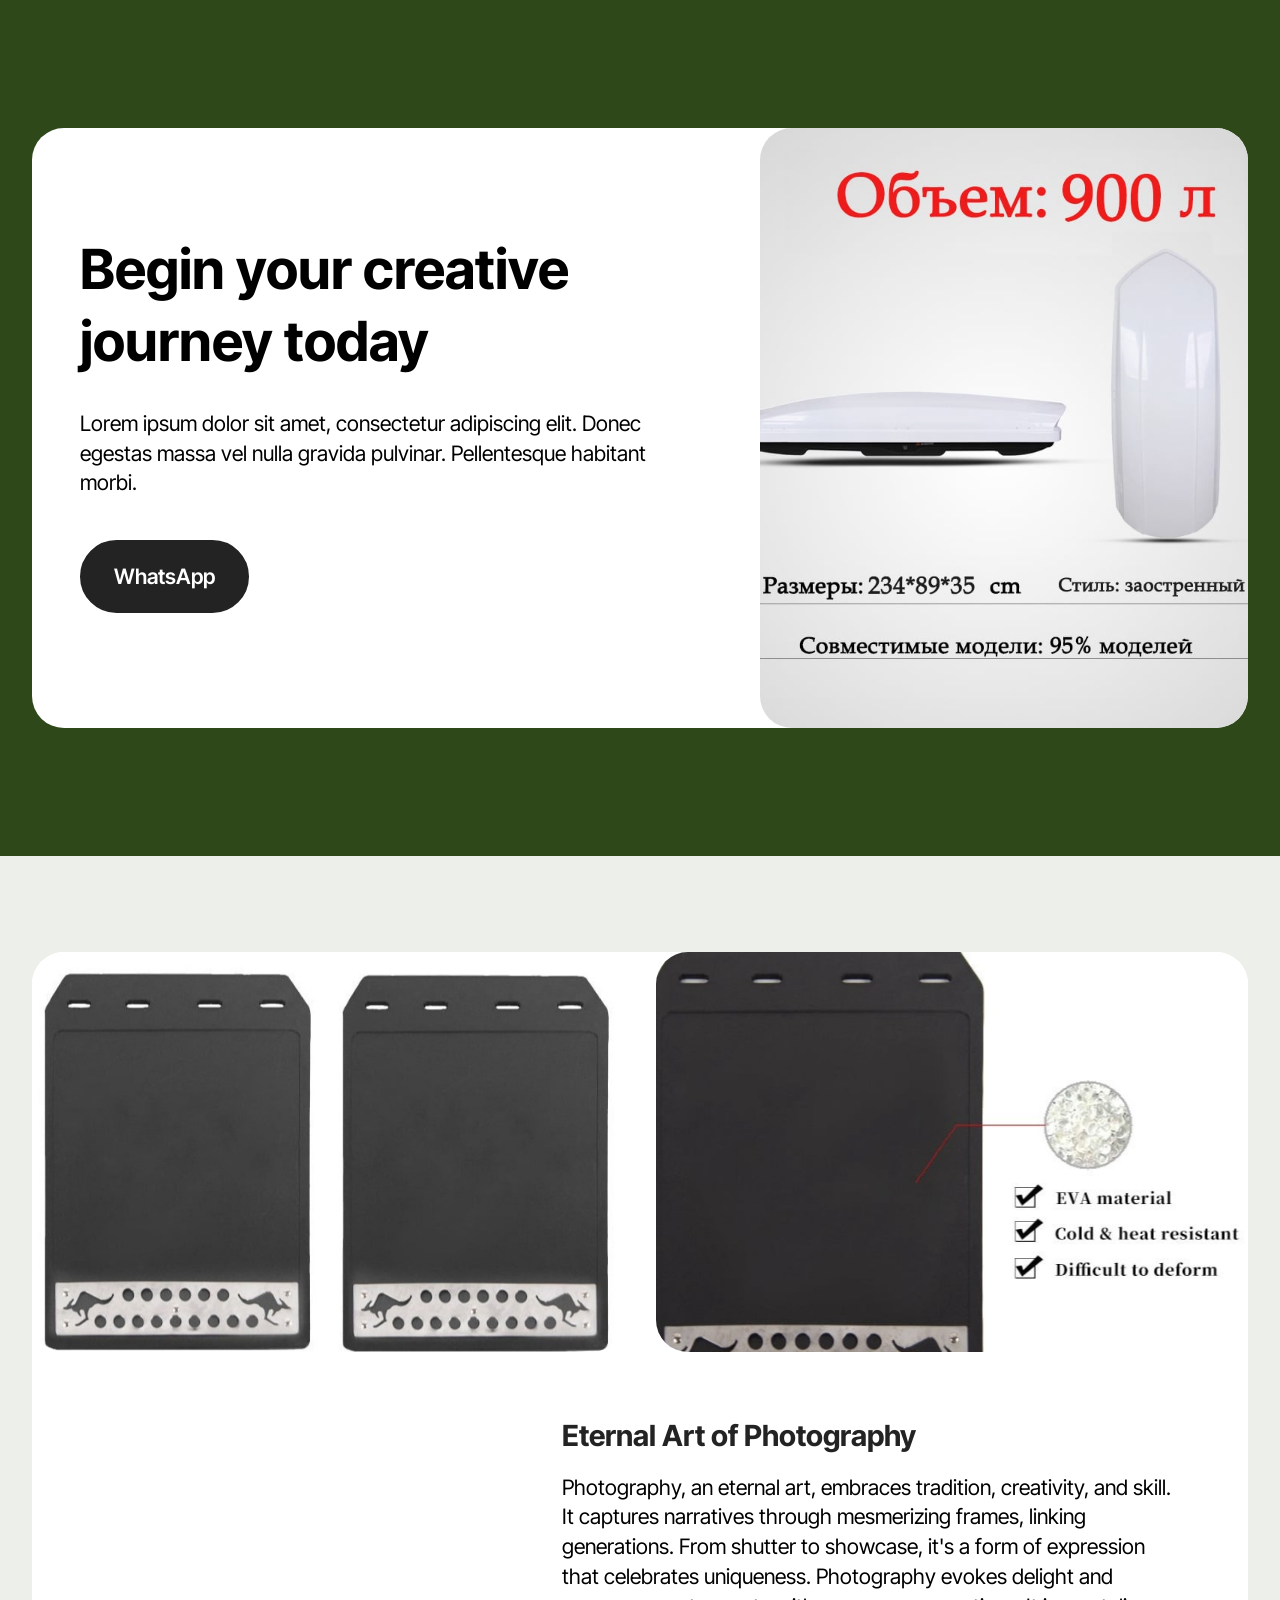
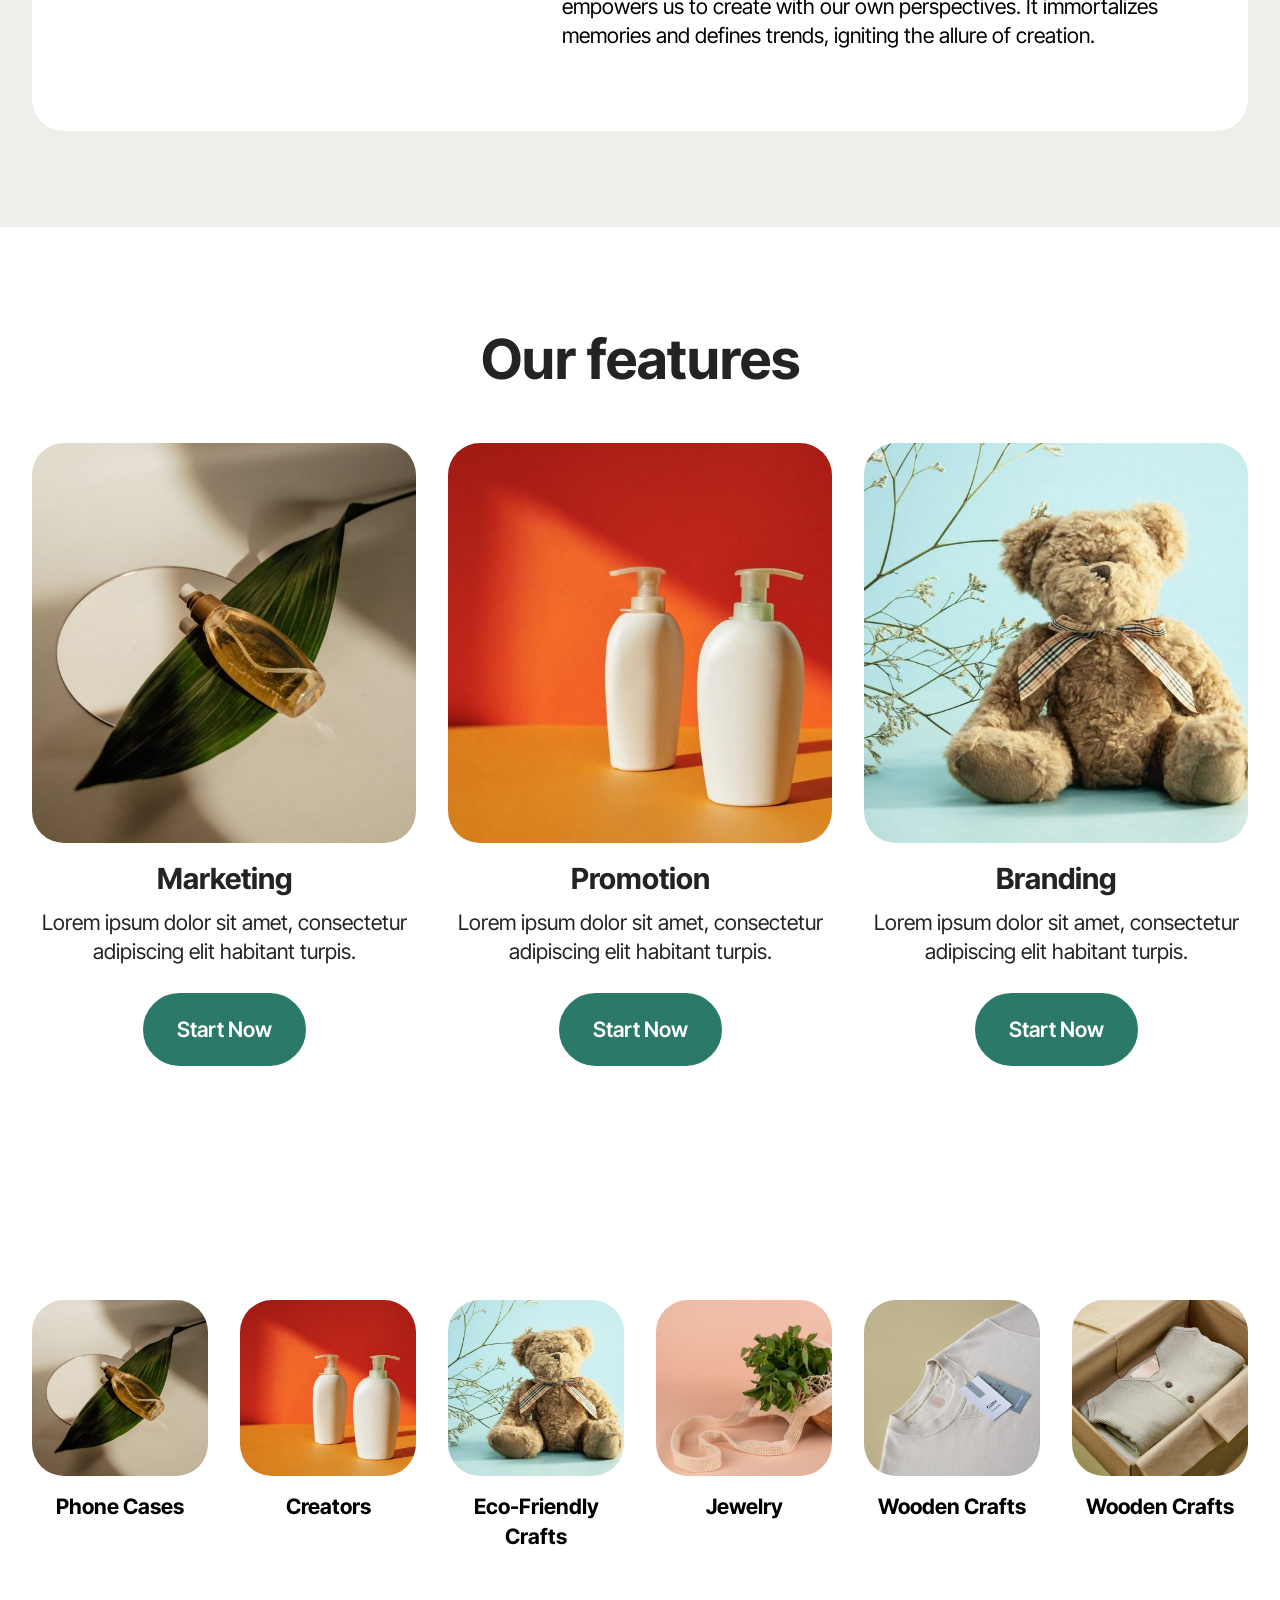
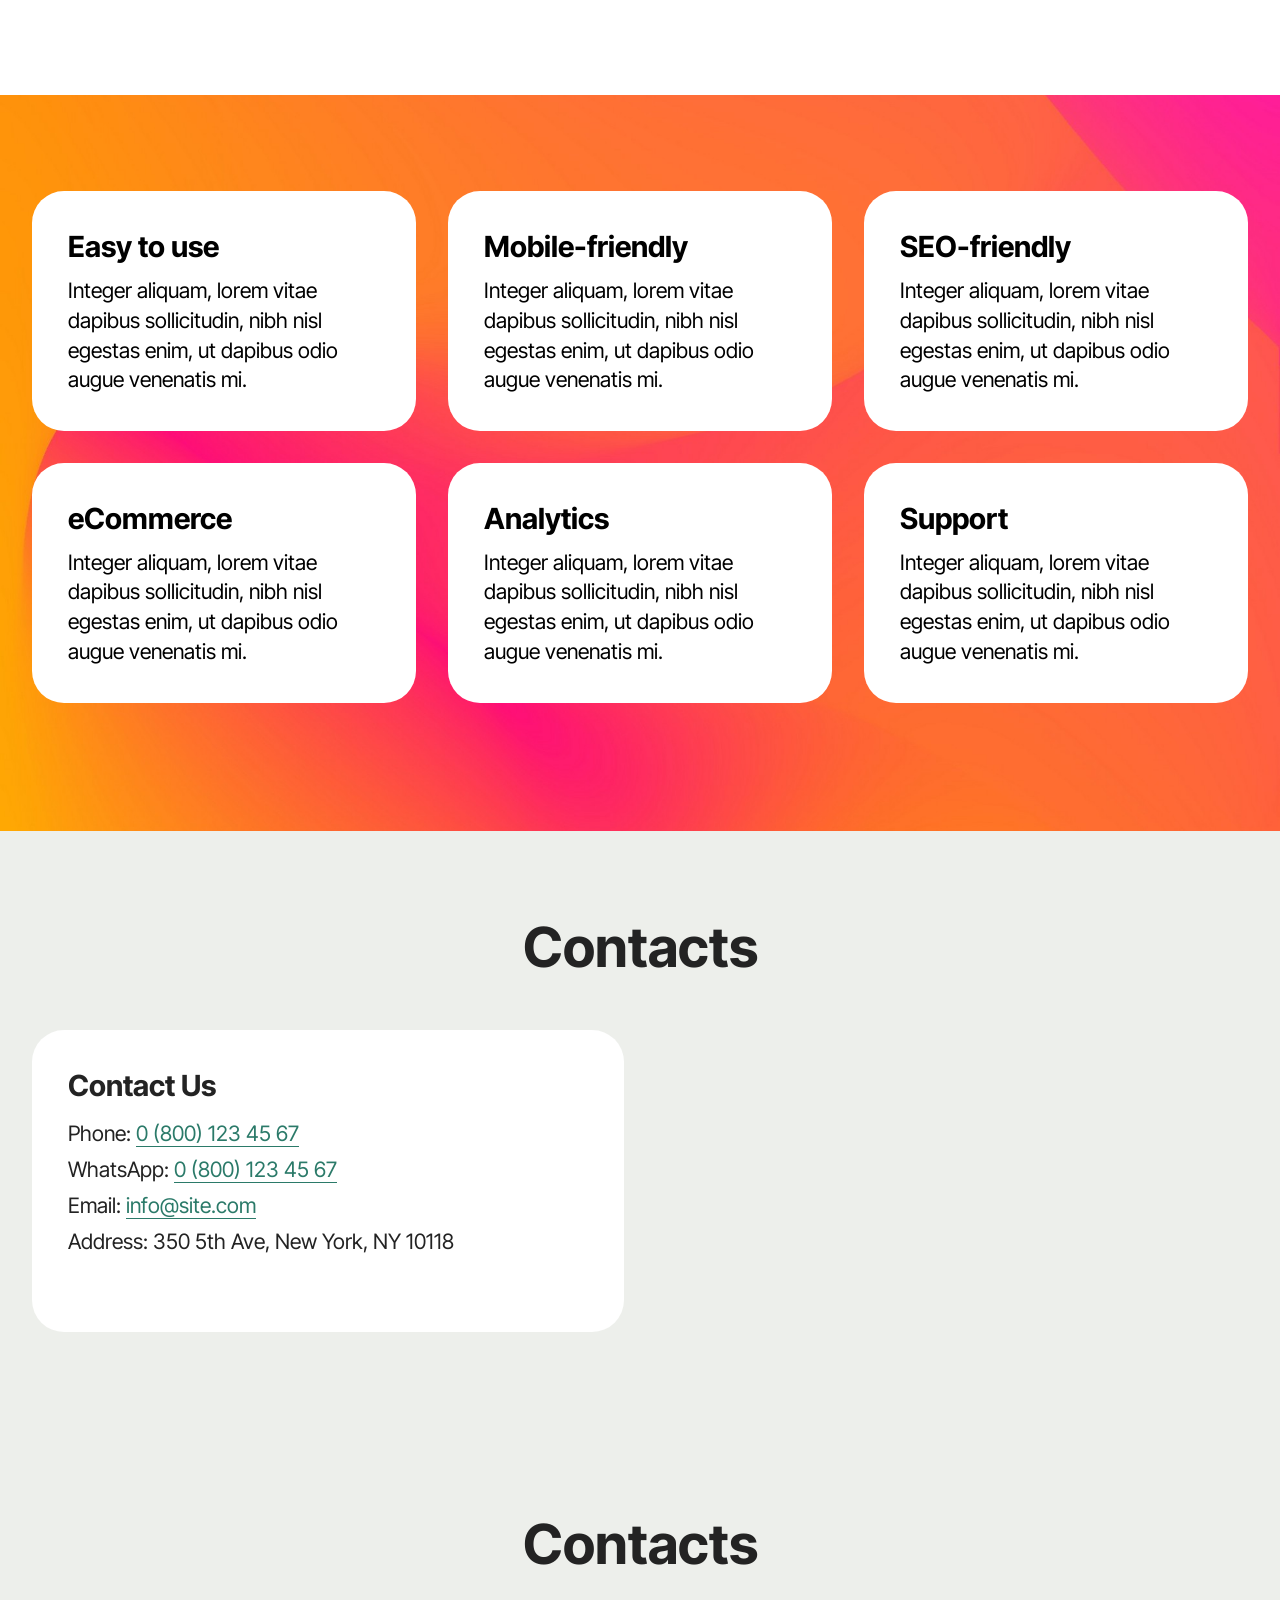
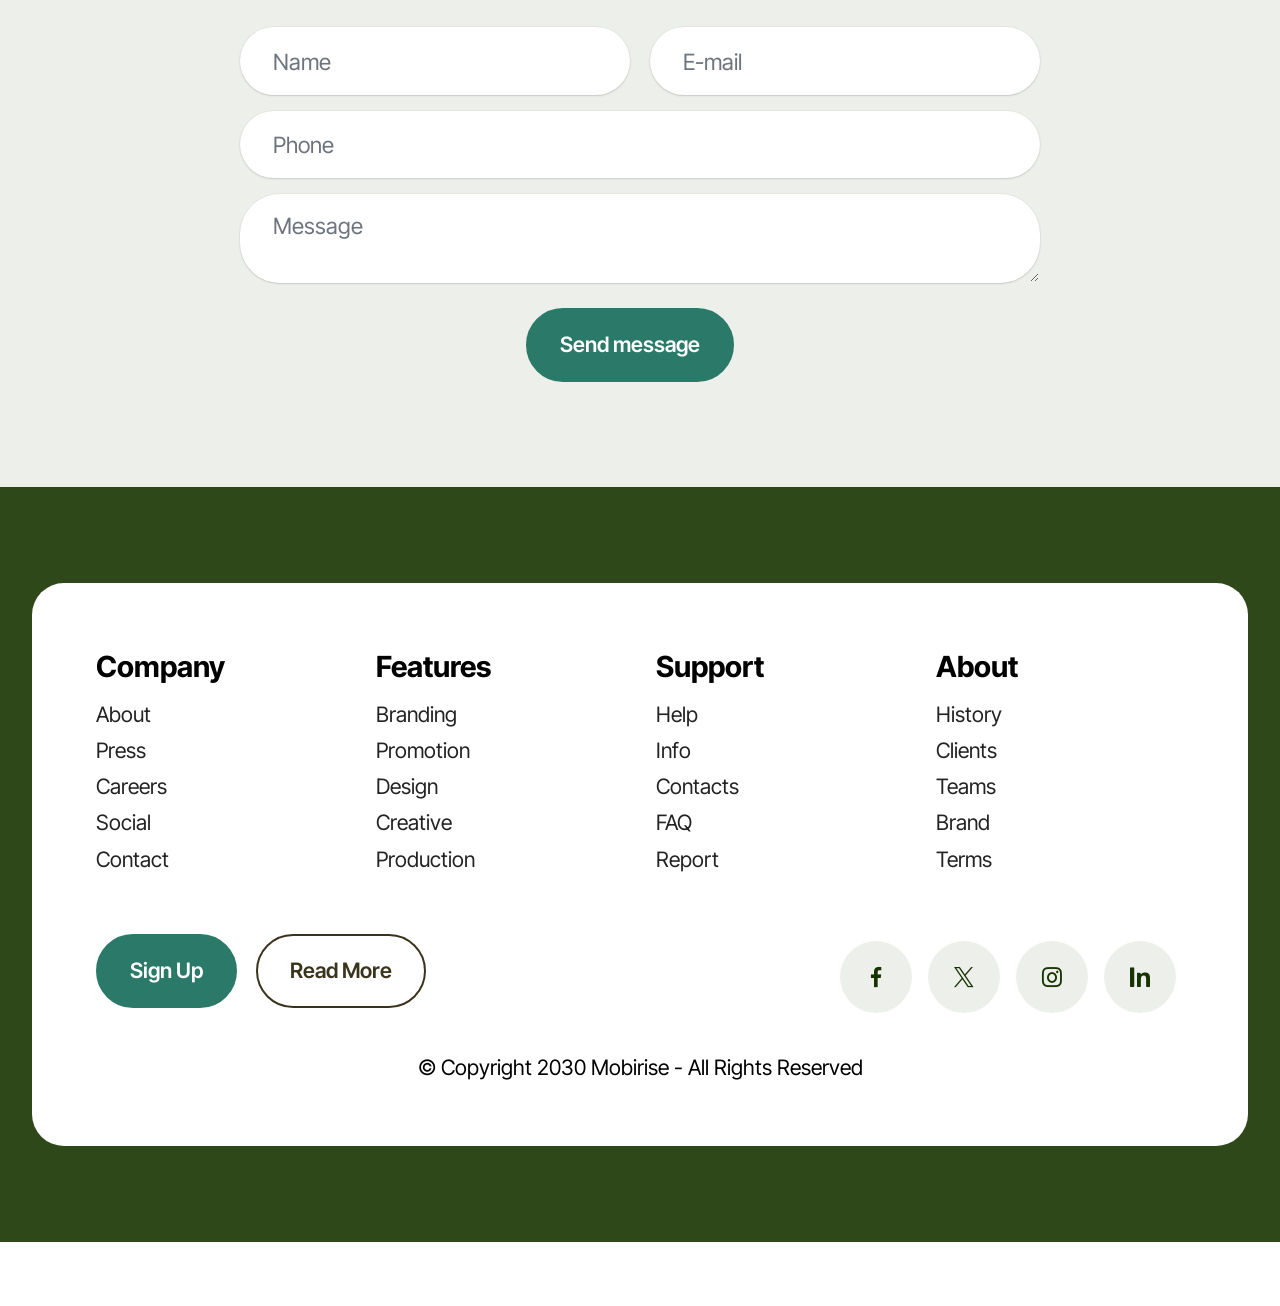
<file: index.html>
<!DOCTYPE html>
<html  >
<head>
  <!-- Site made with Mobirise Website Builder v6.1.12, https://mobirise.com -->
  <meta charset="UTF-8">
  <meta http-equiv="X-UA-Compatible" content="IE=edge">
  <meta name="generator" content="Mobirise v6.1.12, mobirise.com">
  <meta name="viewport" content="width=device-width, initial-scale=1, minimum-scale=1">
  <link rel="shortcut icon" href="assets/images/logo5.png" type="image/x-icon">
  <meta name="description" content="">
  
  
  <title>Page 1</title>
  <link rel="stylesheet" href="assets/bootstrap/css/bootstrap.min.css">
  <link rel="stylesheet" href="assets/animatecss/animate.css">
  <link rel="stylesheet" href="assets/socicon/css/styles.css">
  <link rel="stylesheet" href="assets/theme/css/style.css">
  <link rel="preload" href="https://fonts.googleapis.com/css?family=Inter+Tight:100,200,300,400,500,600,700,800,900,100i,200i,300i,400i,500i,600i,700i,800i,900i&display=swap" as="style" onload="this.onload=null;this.rel='stylesheet'">
  <noscript><link rel="stylesheet" href="https://fonts.googleapis.com/css?family=Inter+Tight:100,200,300,400,500,600,700,800,900,100i,200i,300i,400i,500i,600i,700i,800i,900i&display=swap"></noscript>
  <link rel="preload" as="style" href="assets/mobirise/css/mbr-additional.css?v=OBSQ1Y"><link rel="stylesheet" href="assets/mobirise/css/mbr-additional.css?v=OBSQ1Y" type="text/css">

  
  
  
</head>
<body>
  
  <section data-bs-version="5.1" class="start article05 cid-vldEPb4ctQ" id="article05-21">
  

  
  

  <div class="container">
    <div class="row justify-content-center align-items-center">
      <div class="col-12">
        <div class="card-wrapper">
          <div class="row">
            <div class="col-12 col-md-12 col-lg-5 image-wrapper">
              <img class="w-100" src="assets/images/sku-14-e799bde889b2e5b096e5a4b4e6acbe900e5aeb9e9878f-800x800.jpg" alt="Mobirise Website Builder">
            </div>
            <div class="col-12 col-lg col-md-12">
              <div class="text-wrapper align-left">
                <h1 class="mbr-section-title mbr-fonts-style mb-4 display-2">
                  <strong>Begin your creative journey today</strong>
                </h1>
                <p class="mbr-text mbr-fonts-style mb-4 display-7">
                  Lorem ipsum dolor sit amet, consectetur adipiscing elit. Donec
                  egestas massa vel nulla gravida pulvinar. Pellentesque
                  habitant morbi.<br>
                </p>
                <div class="mbr-section-btn mt-3">
                  <a class="btn btn-lg btn-black display-7" href="https://wa.me/8618344591016?text=Hello,%20I%20want%20to%20inquire%20about%20products">WhatsApp</a>
                </div>
              </div>
            </div>
          </div>
        </div>
      </div>
    </div>
  </div>
</section>

<section data-bs-version="5.1" class="start article01 cid-vldENiNBDd" id="article01-20">
	

	
	
	<div class="container">
		<div class="row justify-content-center">
			<div class="card col-md-12 col-lg-12">
				<div class="card-wrapper">
					<div class="row">
						<div class="image-wrapper col-12 col-sm-6 justify-content-center">
							<img src="assets/images/e4b8bbe59bbe-1-800x800.jpeg" alt="Mobirise Website Builder">
						</div>
						<div class="image-wrapper col-12 col-sm-6 justify-content-center">
							<img src="assets/images/e4b8bbe59bbe-3-800x800.jpeg" alt="Mobirise Website Builder">
						</div>
					</div>

					<div class="card-box align-left mb-3 card-content-text">
						<h4 class="card-title mbr-fonts-style mbr-white mb-0 display-5">
							<strong>Eternal Art of Photography</strong>
						</h4>
						<p class="mbr-text mbr-fonts-style mt-3 mb-0 display-7">
						Photography, an eternal art, embraces tradition, creativity, and skill. It captures narratives through mesmerizing frames, linking generations. From shutter to showcase, it's a form of expression that celebrates uniqueness. Photography evokes delight and empowers us to create with our own perspectives. It immortalizes memories and defines trends, igniting the allure of creation.
						</p>
						
					</div>
				</div>
			</div>
		</div>
	</div>
</section>

<section data-bs-version="5.1" class="features03 cid-vldEwdZzCL" id="features03-1v">
	
	
	<div class="container">
		<div class="row justify-content-center mb-5">
			<div class="col-12 content-head">
				<div class="mbr-section-head">
					<h4 class="mbr-section-title mbr-fonts-style align-center mb-0 display-2">
						<strong>Our features</strong>
					</h4>
					
				</div>
			</div>
		</div>
		<div class="row">
			<div class="item features-image col-12 col-md-6 col-lg-4 active">
				<div class="item-wrapper">
					<div class="item-img mb-3">
						<img src="assets/images/shop1.jpg" alt="Mobirise Website Builder" title="">
					</div>
					<div class="item-content align-left">
						<h5 class="item-title mbr-fonts-style mt-0 mb-2 display-5">
							<strong>Marketing</strong>
						</h5>
						<p class="mbr-text mbr-fonts-style mb-3 display-7">
						    Lorem ipsum dolor sit amet, consectetur adipiscing elit habitant turpis.
						</p>
						<div class="mbr-section-btn item-footer">
						<a href="" class="btn item-btn btn-primary display-7">Start Now</a>
					</div>
					</div>
				</div>
			</div>
			<div class="item features-image col-12 col-md-6 col-lg-4">
				<div class="item-wrapper">
					<div class="item-img mb-3">
						<img src="assets/images/shop2.jpg" alt="Mobirise Website Builder" title="" data-slide-to="1" data-bs-slide-to="1">
					</div>
					<div class="item-content align-left">
						<h5 class="item-title mbr-fonts-style mb-2 mt-0 display-5">
							<strong>Promotion</strong>
						</h5>
						<p class="mbr-text mbr-fonts-style mb-3 display-7">
						Lorem ipsum dolor sit amet, consectetur adipiscing elit habitant turpis.<br>
						</p>
						<div class="mbr-section-btn item-footer">
						<a href="" class="btn item-btn btn-primary display-7">Start Now</a>
					</div>
					</div>
				</div>
			</div>
			<div class="item features-image col-12 col-md-6 col-lg-4">
				<div class="item-wrapper">
					<div class="item-img mb-3">
						<img src="assets/images/shop3.jpg" alt="Mobirise Website Builder" title="" data-slide-to="2" data-bs-slide-to="2">
					</div>
					<div class="item-content align-left">
						<h5 class="item-title mbr-fonts-style mb-2 mt-0 display-5">
						    <strong>Branding</strong>
						</h5>
						<p class="mbr-text mbr-fonts-style mb-3 display-7">
						Lorem ipsum dolor sit amet, consectetur adipiscing elit habitant turpis.<br>
						</p>
						<div class="mbr-section-btn item-footer">
						<a href="" class="btn item-btn btn-primary display-7">Start Now</a>
					</div>
					</div>
				</div>
			</div>
		</div>
	</div>
</section>

<section data-bs-version="5.1" class="features13 start cid-vldEyHN6gR" id="features013-1x">
    

<div class="container-fluid">
  <div class="row justify-content-center">
    <div class="col-12 content-head">
      
    </div>
  </div>
  <div class="row mbr-section-content">
    <div class="item features-image col-6 col-md-4 col-lg-2">
      <div class="item-wrapper">
        <div class="item-img">
          <img src="assets/images/shop1.jpg" alt="Mobirise Website Builder" title="" data-slide-to="0" data-bs-slide-to="0">
        </div>
        <div class="item-content align-left mt-3">
          <h5 class="item-title mbr-fonts-style mb-3 display-7">
            <strong>Phone Cases</strong>
          </h5>
          
          
        </div>
        
      </div>
    </div>
    <div class="item features-image col-6 col-md-4 col-lg-2">
      <div class="item-wrapper">
        <div class="item-img">
          <img src="assets/images/shop2.jpg" alt="Mobirise Website Builder" title="" data-slide-to="1" data-bs-slide-to="1">
        </div>
        <div class="item-content align-left mt-3">
          <h5 class="item-title mbr-fonts-style mb-3 display-7">
            <strong>Creators</strong>
          </h5>
          
          
        </div>
        
      </div>
    </div>
    <div class="item features-image col-6 col-md-4 col-lg-2">
      <div class="item-wrapper">
        <div class="item-img">
          <img src="assets/images/shop3.jpg" alt="Mobirise Website Builder" title="" data-slide-to="2" data-bs-slide-to="2">
        </div>
        <div class="item-content align-left mt-3">
          <h5 class="item-title mbr-fonts-style mb-3 display-7">
            <strong>Eco-Friendly Crafts</strong>
          </h5>
          
          
        </div>
        
      </div>
    </div>
    <div class="item features-image col-6 col-md-4 col-lg-2">
      <div class="item-wrapper">
        <div class="item-img">
          <img src="assets/images/shop4.jpg" alt="Mobirise Website Builder" title="" data-slide-to="3" data-bs-slide-to="3">
        </div>
        <div class="item-content align-left mt-3">
          <h5 class="item-title mbr-fonts-style mb-3 display-7">
            <strong>Jewelry</strong>
          </h5>
          
          
        </div>
        
      </div>
    </div>
    <div class="item features-image col-6 col-md-4 col-lg-2">
      <div class="item-wrapper">
        <div class="item-img">
          <img src="assets/images/shop5.jpg" alt="Mobirise Website Builder" title="" data-slide-to="4" data-bs-slide-to="4">
        </div>
        <div class="item-content align-left mt-3">
          <h5 class="item-title mbr-fonts-style mb-3 display-7">
            <strong>Wooden Crafts</strong>
          </h5>
          
          
        </div>
        
      </div>
    </div>
    <div class="item features-image col-6 col-md-4 col-lg-2">
      <div class="item-wrapper">
        <div class="item-img">
          <img src="assets/images/shop6.jpg" alt="Mobirise Website Builder" title="" data-slide-to="5" data-bs-slide-to="5">
        </div>
        <div class="item-content align-left mt-3">
          <h5 class="item-title mbr-fonts-style mb-3 display-7">
            <strong>Wooden Crafts</strong>
          </h5>
          
          
        </div>
        
      </div>
    </div>

  </div>
</div>
</section>

<section data-bs-version="5.1" class="features032 cid-vldJIvon6C" id="features032-28">
  

  
  
  <div class="container">
    <div class="row justify-content-center">
      
    </div>
    <div class="row">
      <div class="item features-without-image col-12 col-lg-4 active item-mb">
        <div class="item-wrapper">
          <div class="card-box align-left">
            
            <h5 class="card-title mbr-fonts-style display-5">
              <strong>Easy to use</strong>
            </h5>
            <p class="card-text mbr-fonts-style display-7">
              Integer aliquam, lorem vitae dapibus sollicitudin, nibh nisl egestas enim, ut dapibus odio augue venenatis mi.</p>
          </div>
        </div>
      </div>
      <div class="item features-without-image col-12 col-lg-4 item-mb">
        <div class="item-wrapper">
          <div class="card-box align-left">
            
            <h5 class="card-title mbr-fonts-style display-5">
              <strong>Mobile-friendly</strong>
            </h5>
            <p class="card-text mbr-fonts-style display-7">
              Integer aliquam, lorem vitae dapibus sollicitudin, nibh nisl egestas enim, ut dapibus odio augue venenatis mi.</p>
          </div>
        </div>
      </div>
      <div class="item features-without-image col-12 col-lg-4 item-mb">
        <div class="item-wrapper">
          <div class="card-box align-left">
            
            <h5 class="card-title mbr-fonts-style display-5">
              <strong>SEO-friendly</strong>
            </h5>
            <p class="card-text mbr-fonts-style display-7">
              Integer aliquam, lorem vitae dapibus sollicitudin, nibh nisl egestas enim, ut dapibus odio augue venenatis mi.</p>
          </div>
        </div>
      </div>
      <div class="item features-without-image col-12 col-lg-4 item-mb">
        <div class="item-wrapper">
          <div class="card-box align-left">
            
            <h5 class="card-title mbr-fonts-style display-5">
              <strong>eCommerce</strong>
            </h5>
            <p class="card-text mbr-fonts-style display-7">
              Integer aliquam, lorem vitae dapibus sollicitudin, nibh nisl egestas enim, ut dapibus odio augue venenatis mi.</p>
          </div>
        </div>
      </div>
      <div class="item features-without-image col-12 col-lg-4 item-mb">
        <div class="item-wrapper">
          <div class="card-box align-left">
            
            <h5 class="card-title mbr-fonts-style display-5">
              <strong>Analytics</strong>
            </h5>
            <p class="card-text mbr-fonts-style display-7">
              Integer aliquam, lorem vitae dapibus sollicitudin, nibh nisl egestas enim, ut dapibus odio augue venenatis mi.</p>
          </div>
        </div>
      </div>
      <div class="item features-without-image col-12 col-lg-4 item-mb">
        <div class="item-wrapper">
          <div class="card-box align-left">
            
            <h5 class="card-title mbr-fonts-style display-5">
              <strong>Support</strong>
            </h5>
            <p class="card-text mbr-fonts-style display-7">
              Integer aliquam, lorem vitae dapibus sollicitudin, nibh nisl egestas enim, ut dapibus odio augue venenatis mi.</p>
          </div>
        </div>
      </div>
    </div>
  </div>
</section>

<section data-bs-version="5.1" class="contacts02 map1 cid-vldM0f9UiC" id="contacts02-29">

    

    
    <div class="container">
        <div class="row justify-content-center">
            <div class="col-12 content-head">
                <div class="mbr-section-head mb-5">
                    <h3 class="mbr-section-title mbr-fonts-style align-center mb-0 display-2">
                        <strong>Contacts</strong>
                    </h3>
                    
                </div>
            </div>
        </div>
        <div class="row justify-content-center">
            <div class="card col-12 col-md-12 col-lg-6">
                <div class="card-wrapper">
                    <div class="text-wrapper">
                        <h5 class="cardTitle mbr-fonts-style mb-2 display-5">
                            <strong>Contact Us</strong>
                        </h5>
                        <ul class="list mbr-fonts-style display-7">
                            <li class="mbr-text item-wrap">Phone: <a href="tel:+12345678910" class="text-primary">0 (800) 123 45
                                    67</a></li>
                            <li class="mbr-text item-wrap">WhatsApp: <a href="tel:+12345678910" class="text-primary">0 (800) 123
                                    45 67</a></li>
                            <li class="mbr-text item-wrap">Email: <a href="mailto:info@site.com" class="text-primary">info@site.com</a></li>
                            <li class="mbr-text item-wrap">Address: 350 5th Ave, New York, NY 10118</li>
                            <li class="mbr-text item-wrap">Working hours: 9:00AM - 6:00PM</li>
                        </ul>
                    </div>
                </div>
            </div>
            <div class="map-wrapper col-md-12 col-lg-6">
                <div class="google-map"><iframe frameborder="0" style="border:0" src="https://www.google.com/maps/embed?pb=!1m14!1m8!1m3!1d6045.3003145248895!2d-73.9884657!3d40.7477229!3m2!1i1024!2i768!4f13.1!3m3!1m2!1s0x89c259a9ac1f1b85%3A0x7e33d1c0e7af3be4!2zMzUwIDV0aCBBdmUsIE5ldyBZb3JrLCBOWSAxMDExOCwg0KHQqNCQ!5e0!3m2!1sru!2sru!4v1689597362021!5m2!1sen!2sen" allowfullscreen=""></iframe></div>
            </div>
        </div>
    </div>
</section>

<section data-bs-version="5.1" class="form5 cid-vldFvtt8Ei" id="form02-24">
    
    
    <div class="container">
        <div class="row justify-content-center">
            <div class="col-12 content-head">
                <div class="mbr-section-head mb-5">
                    <h3 class="mbr-section-title mbr-fonts-style align-center mb-0 display-2">
                        <strong>Contacts</strong>
                    </h3>
                    
                </div>
            </div>
        </div>
        <div class="row justify-content-center">
            <div class="col-lg-8 mx-auto mbr-form" data-form-type="formoid">
                <form action="https://mobirise.eu/" method="POST" class="mbr-form form-with-styler" data-form-title="Form Name"><input type="hidden" name="email" data-form-email="true" value="cmYUpOjPhLa/z086WFQYxJLABK4BJRWj+IzMY5NWDmUivMXtC4VrPcGTEXwcuxbIqWzkn8TmuCPR51po9q2Ix0VYMK6WLg9FfOWDMHwN0wl4V7jSP4tu7VeEw6PtIFQ=">
                    <div class="row">
                        <div hidden="hidden" data-form-alert="" class="alert alert-success col-12">Thanks for filling out the form!</div>
                        <div hidden="hidden" data-form-alert-danger="" class="alert alert-danger col-12">
                            Oops...! some problem!
                        </div>
                    </div>
                    <div class="dragArea row">
                        <div class="col-md col-sm-12 form-group mb-3" data-for="name">
                            <input type="text" name="name" placeholder="Name" data-form-field="name" class="form-control" value="" id="name-form02-24">
                        </div>
                        <div class="col-md col-sm-12 form-group mb-3" data-for="email">
                            <input type="email" name="email" placeholder="E-mail" data-form-field="email" class="form-control" value="" id="email-form02-24">
                        </div>
                        <div class="col-12 form-group mb-3" data-for="phone">
                            <input type="tel" name="phone" placeholder="Phone" data-form-field="phone" class="form-control" value="" id="phone-form02-24">
                        </div>
                        <div class="col-12 form-group mb-3" data-for="textarea">
                            <textarea name="textarea" placeholder="Message" data-form-field="textarea" class="form-control" id="textarea-form02-24"></textarea>
                        </div>
                        <div class="col-lg-12 col-md-12 col-sm-12 align-center mbr-section-btn">
                            <button type="submit" class="btn btn-primary display-7">Send message</button>
                        </div>
                    </div>
                </form>
            </div>
        </div>
    </div>
</section>

<section data-bs-version="5.1" class="footer1 cid-vldFr03a8M" once="footers" id="footer01-23">
	

	
	
	<div class="container">
		<div class="row mbr-white">
			<div class="col-12 col-md-6 col-lg-3">
				<h5 class="mbr-section-subtitle mbr-fonts-style mb-2 display-5">
					<strong>Company</strong>
				</h5>
				<ul class="list mbr-fonts-style display-7">
					<li class="mbr-text item-wrap">About</li>
					<li class="mbr-text item-wrap">Press</li>
					<li class="mbr-text item-wrap">Careers</li>
					<li class="mbr-text item-wrap">Social</li>
					<li class="mbr-text item-wrap">Contact</li>
				</ul>
			</div>
			<div class="col-12 col-md-6 col-lg-3">
				<h5 class="mbr-section-subtitle mbr-fonts-style mb-2 display-5">
					<strong>Features</strong>
				</h5>
				<ul class="list mbr-fonts-style display-7">
					<li class="mbr-text item-wrap">Branding</li>
					<li class="mbr-text item-wrap">Promotion</li>
					<li class="mbr-text item-wrap">Design</li>
					<li class="mbr-text item-wrap">Creative</li>
					<li class="mbr-text item-wrap">Production</li>
				</ul>
			</div>
			<div class="col-12 col-md-6 col-lg-3">
				<h5 class="mbr-section-subtitle mbr-fonts-style mb-2 display-5">
					<strong>Support</strong>
				</h5>
				<ul class="list mbr-fonts-style display-7">
					<li class="mbr-text item-wrap">Help</li>
					<li class="mbr-text item-wrap">Info</li>
					<li class="mbr-text item-wrap">Contacts</li>
					<li class="mbr-text item-wrap">FAQ</li>
					<li class="mbr-text item-wrap">Report</li>
				</ul>
			</div>
			<div class="col-12 col-md-6 col-lg-3">
				<h5 class="mbr-section-subtitle mbr-fonts-style mb-2 display-5">
					<strong>About</strong>
				</h5>
				<ul class="list mbr-fonts-style display-7">
					<li class="mbr-text item-wrap">History</li>
					<li class="mbr-text item-wrap">Clients</li>
					<li class="mbr-text item-wrap">Teams</li>
					<li class="mbr-text item-wrap">Brand</li>
					<li class="mbr-text item-wrap">Terms</li>
				</ul>
			</div>
			<div class="col-12 mt-5 footer-col">
				<div class="mbr-section-btn align-left">
					<a class="btn btn-primary display-7" href="https://mobiri.se">Sign Up</a>
					<a class="btn btn-success-outline display-7" href="https://mobiri.se">Read More</a>
				</div>

				<div class="social-row mt-2 display-7">
					<div class="soc-item">
						<a href="https://mobiri.se/">
							<span class="mbr-iconfont socicon socicon-facebook"></span>
						</a>
					</div>
					<div class="soc-item">
						<a href="https://mobiri.se/">
							<span class="mbr-iconfont socicon socicon-twitter"></span>
						</a>
					</div>
					<div class="soc-item">
						<a href="https://mobiri.se/">
							<span class="mbr-iconfont socicon socicon-instagram"></span>
						</a>
					</div>
					<div class="soc-item">
						<a href="https://mobiri.se/">
							<span class="mbr-iconfont socicon-logmein socicon"></span>
						</a>
					</div>
				</div>
			</div>
			<div class="col-12 mt-4">
				<p class="mbr-text mb-0 mbr-fonts-style copyright align-center display-7">
					© Copyright 2030 Mobirise - All Rights Reserved
				</p>
			</div>
		</div>
	</div>
</section><section class="display-7" style="padding: 0;align-items: center;justify-content: center;flex-wrap: wrap;    align-content: center;display: flex;position: relative;height: 4rem;"><a href="https://mobiri.se/4806500" style="flex: 1 1;height: 4rem;position: absolute;width: 100%;z-index: 1;"><img alt="" style="height: 4rem;" src="[data-uri]"></a><p style="margin: 0;text-align: center;" class="display-7">&#8204;</p><a style="z-index:1" href="https://mobirise.com/builder/no-code-website-builder.html">No Code Website Builder</a></section><script src="assets/bootstrap/js/bootstrap.bundle.min.js"></script>  <script src="assets/smoothscroll/smooth-scroll.js"></script>  <script src="assets/ytplayer/index.js"></script>  <script src="assets/theme/js/script.js"></script>  <script src="assets/formoid/formoid.min.js"></script>  
  
  
  <input name="animation" type="hidden">
  </body>
</html>
</file>
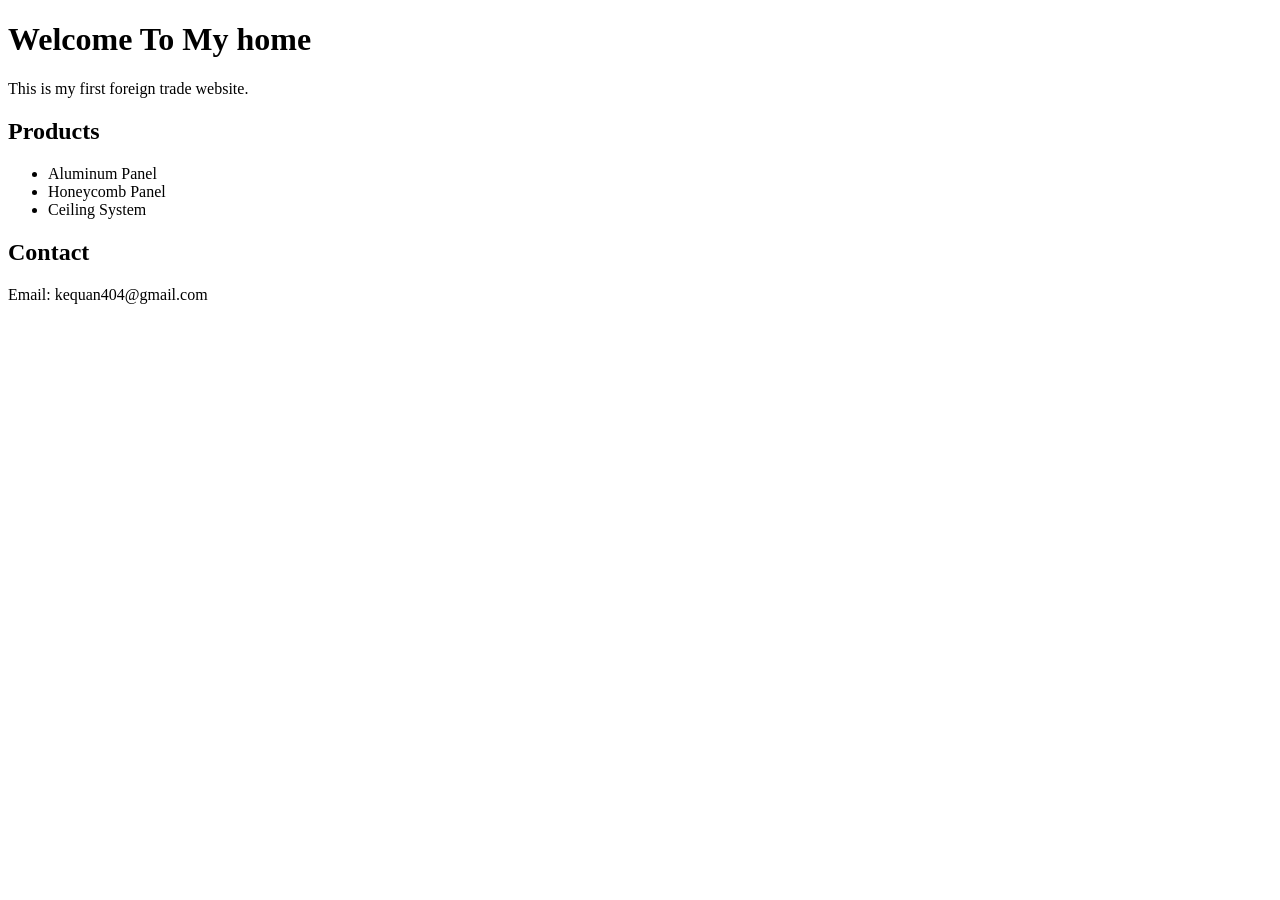
<file: Babyface.html>
<!DOCTYPE html>
<html>
<head>
<meta charset="UTF-8">
<title>My First Website</title>
</head>

<body>

<h1>Welcome To My home</h1>

<p>This is my first foreign trade website.</p >

<h2>Products</h2>

<ul>
<li>Aluminum Panel</li>
<li>Honeycomb Panel</li>
<li>Ceiling System</li>
</ul>

<h2>Contact</h2>

<p>Email: kequan404@gmail.com</p >

</body>
</html>
</file>
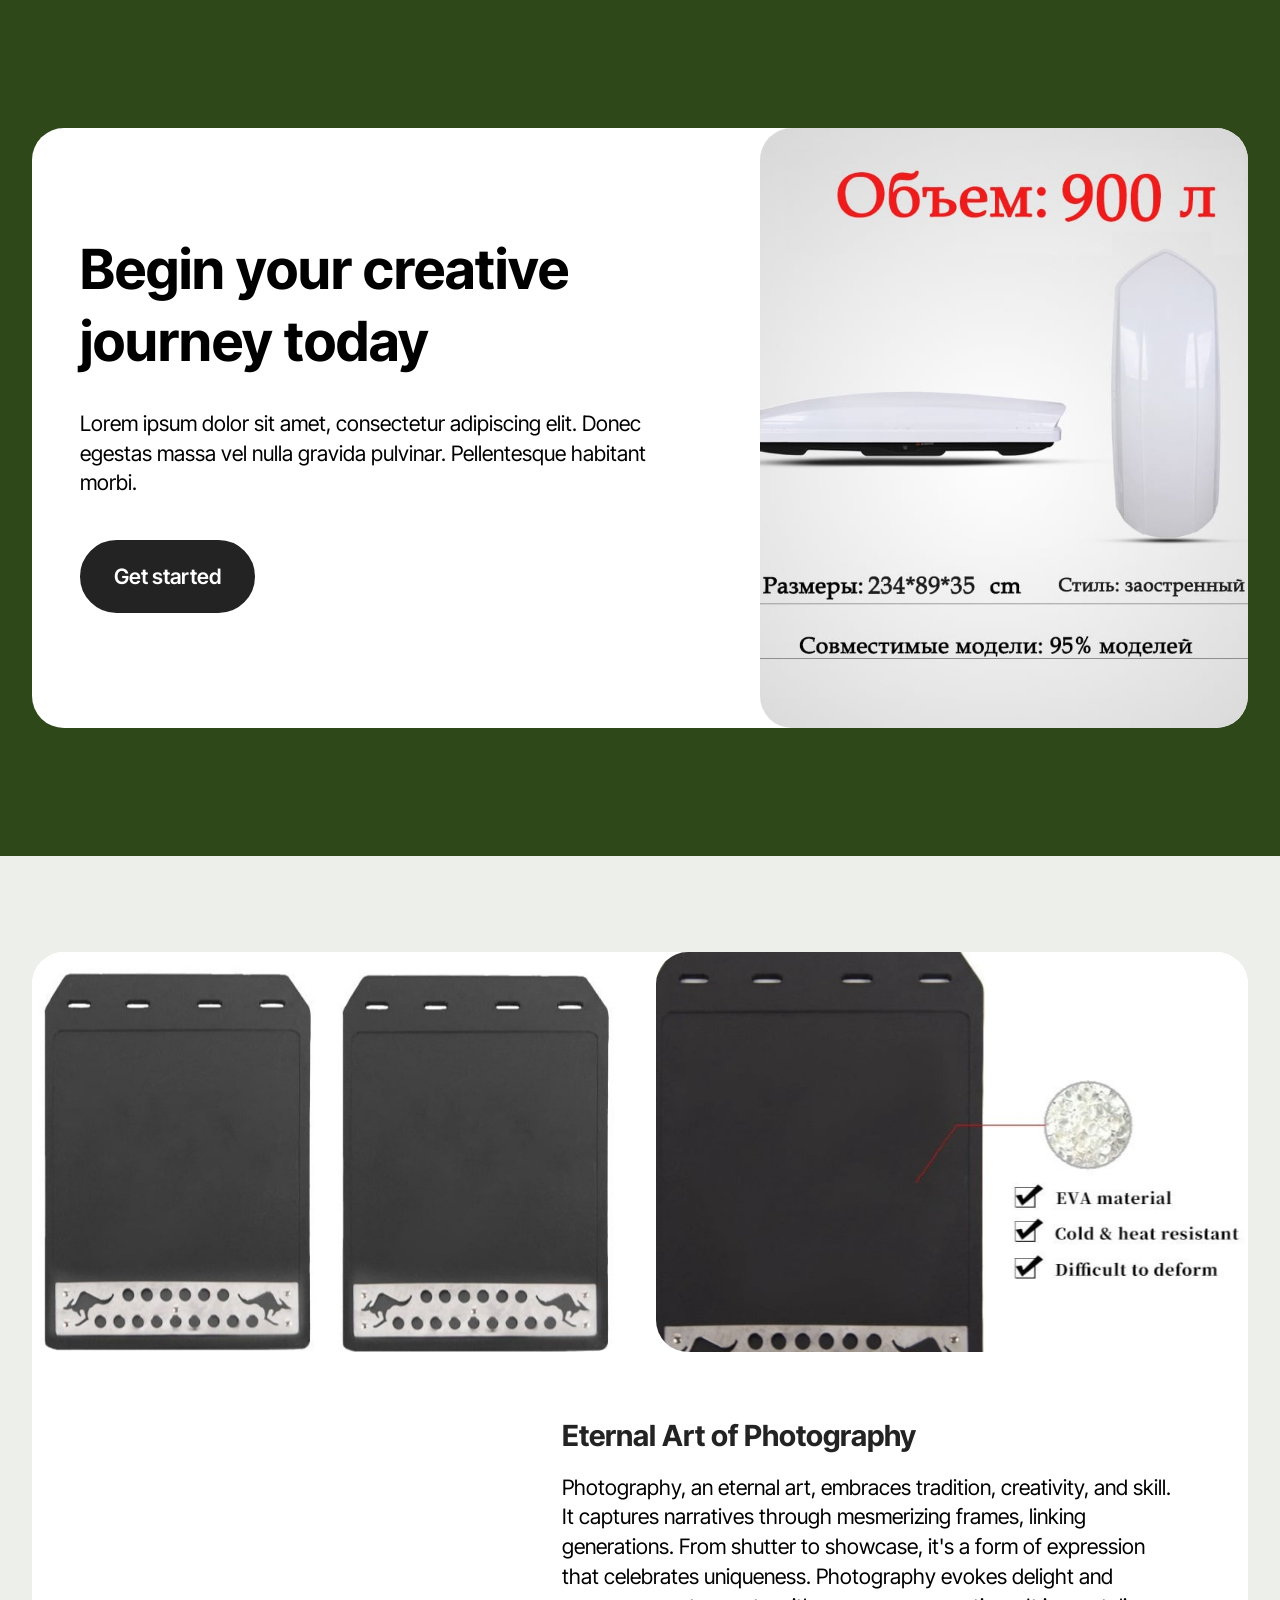
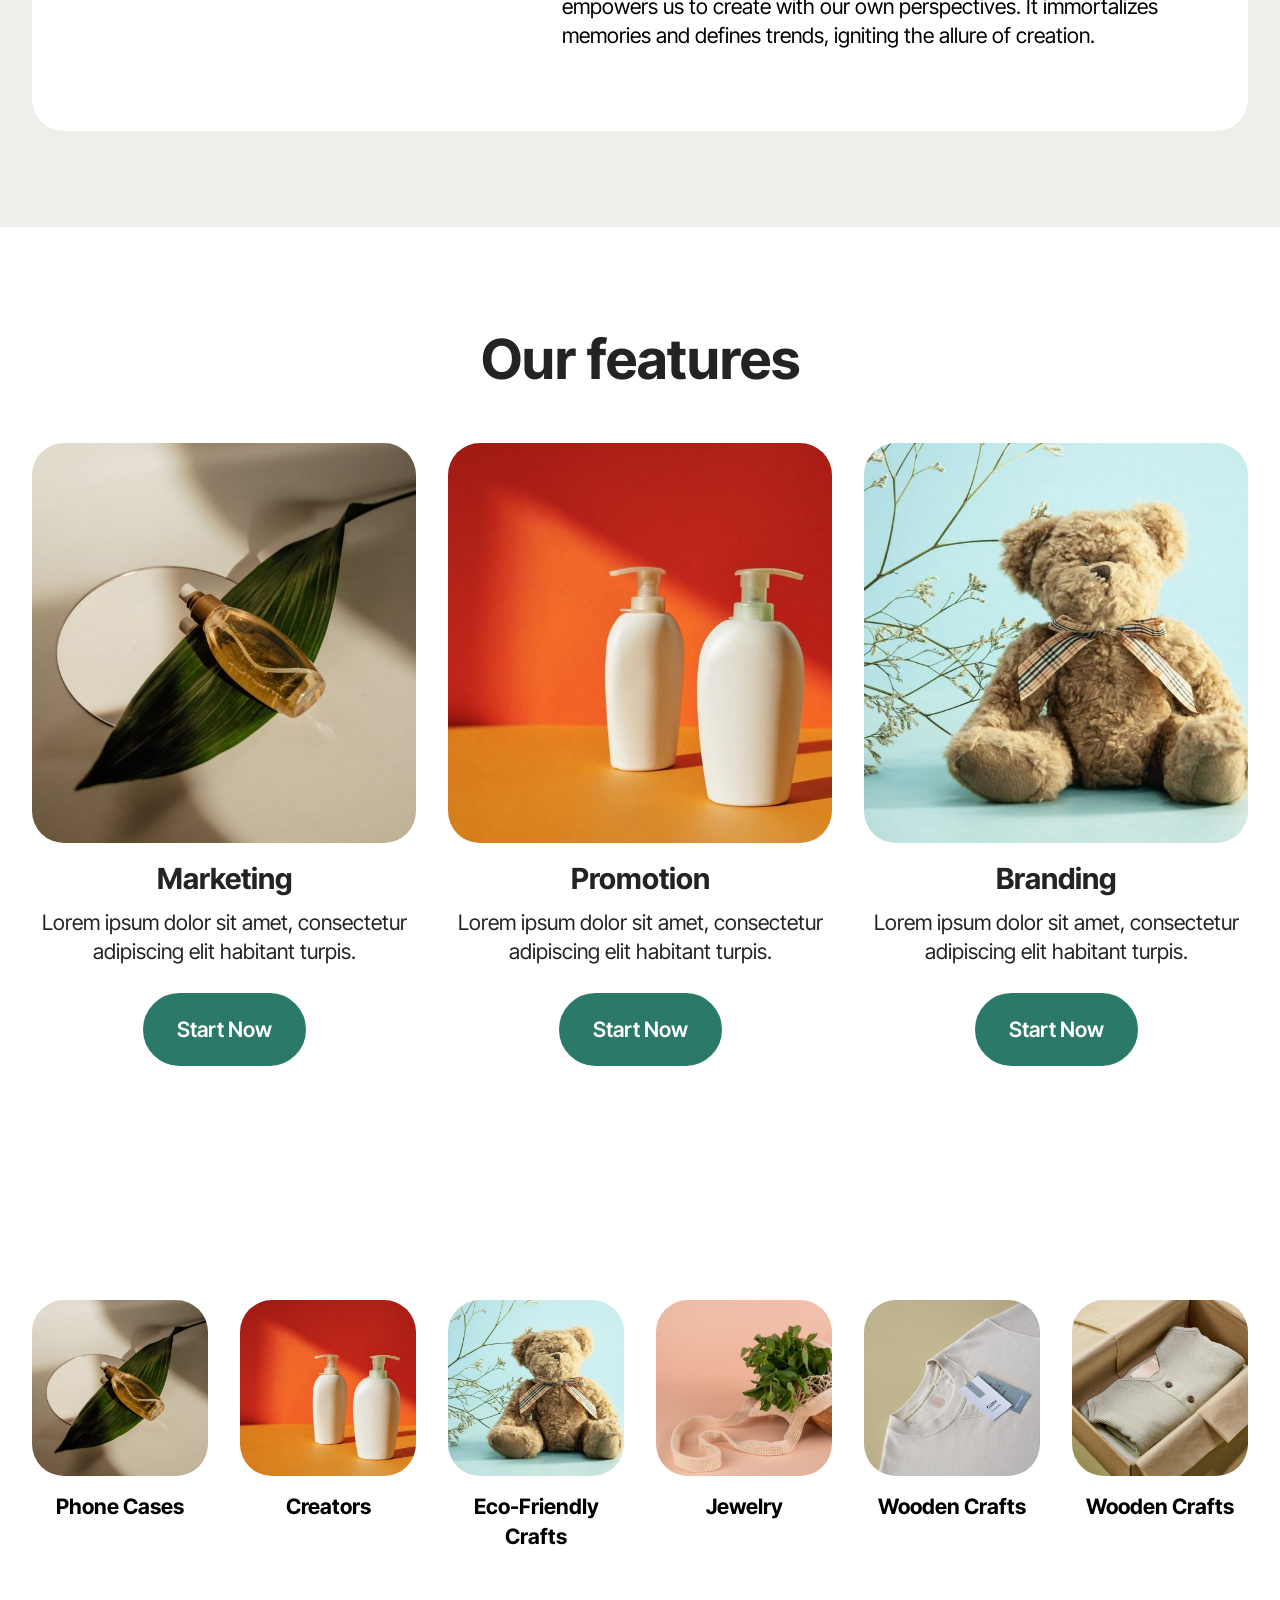
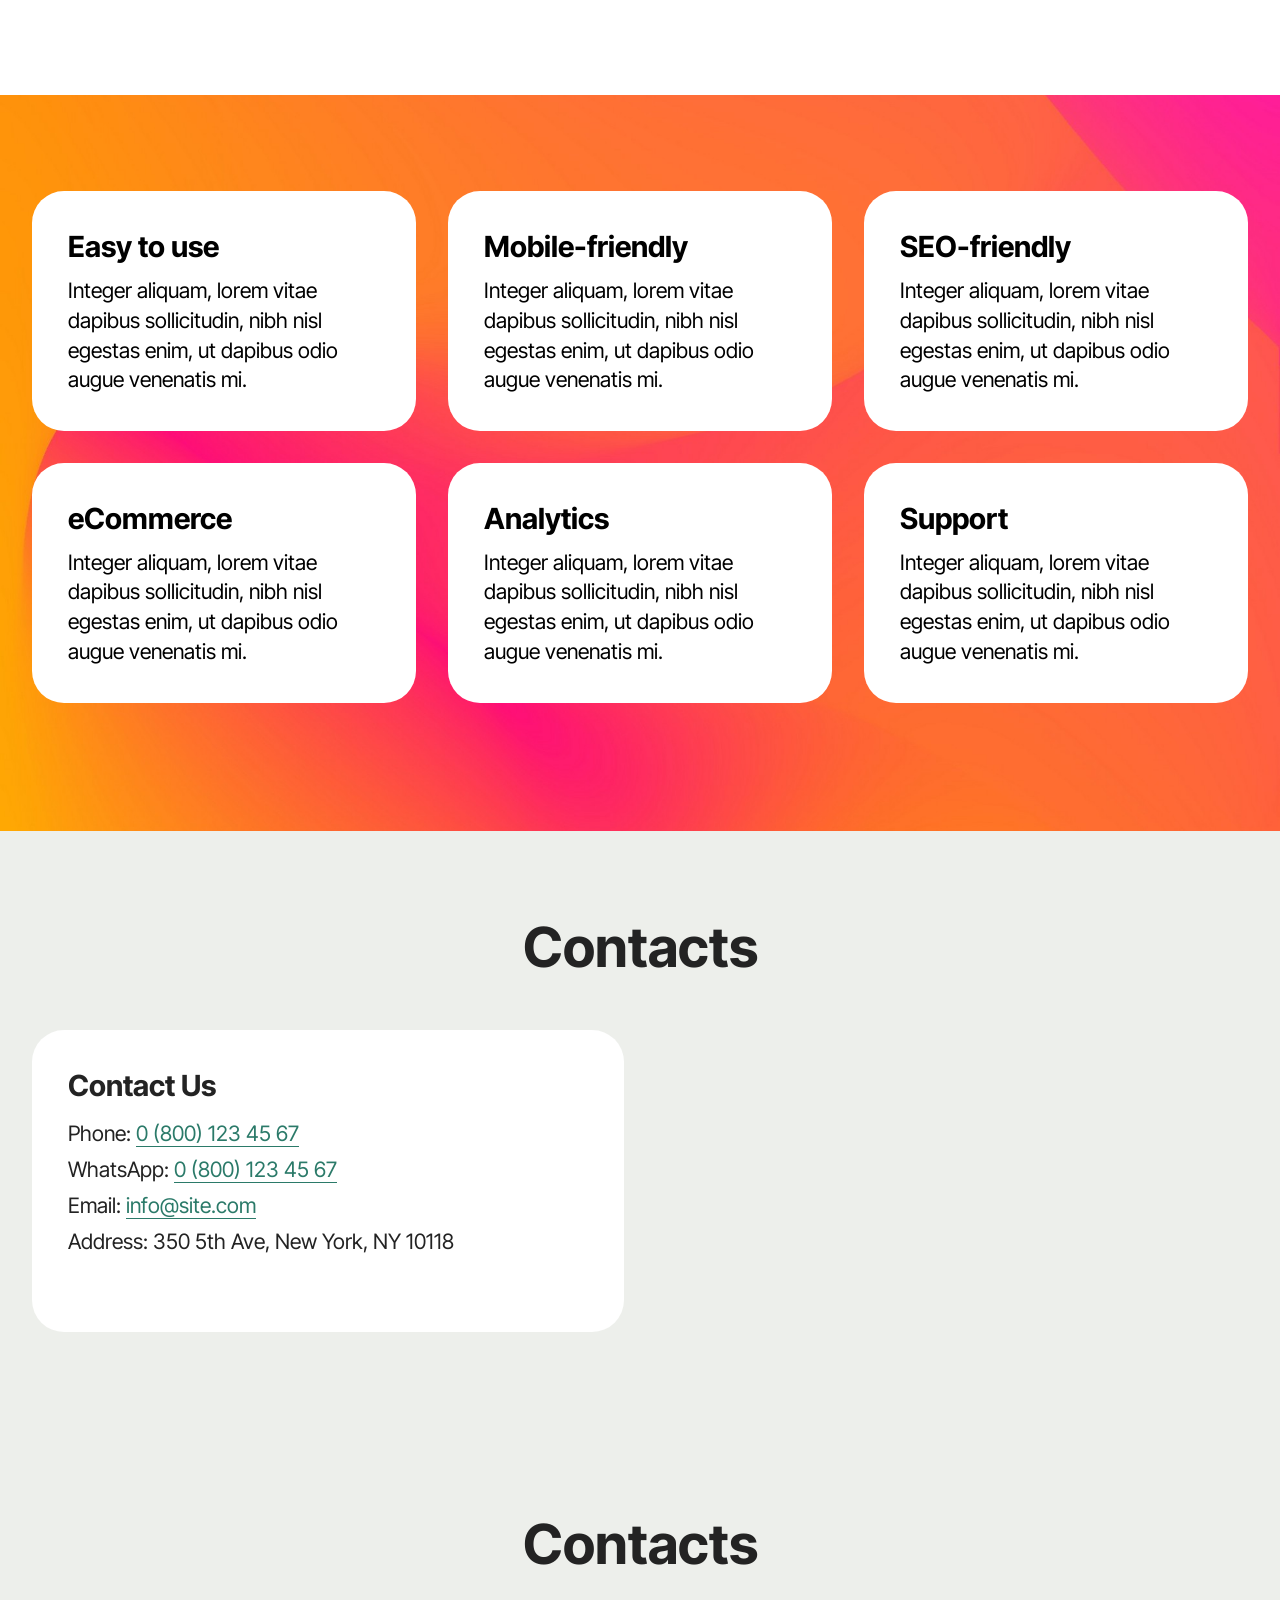
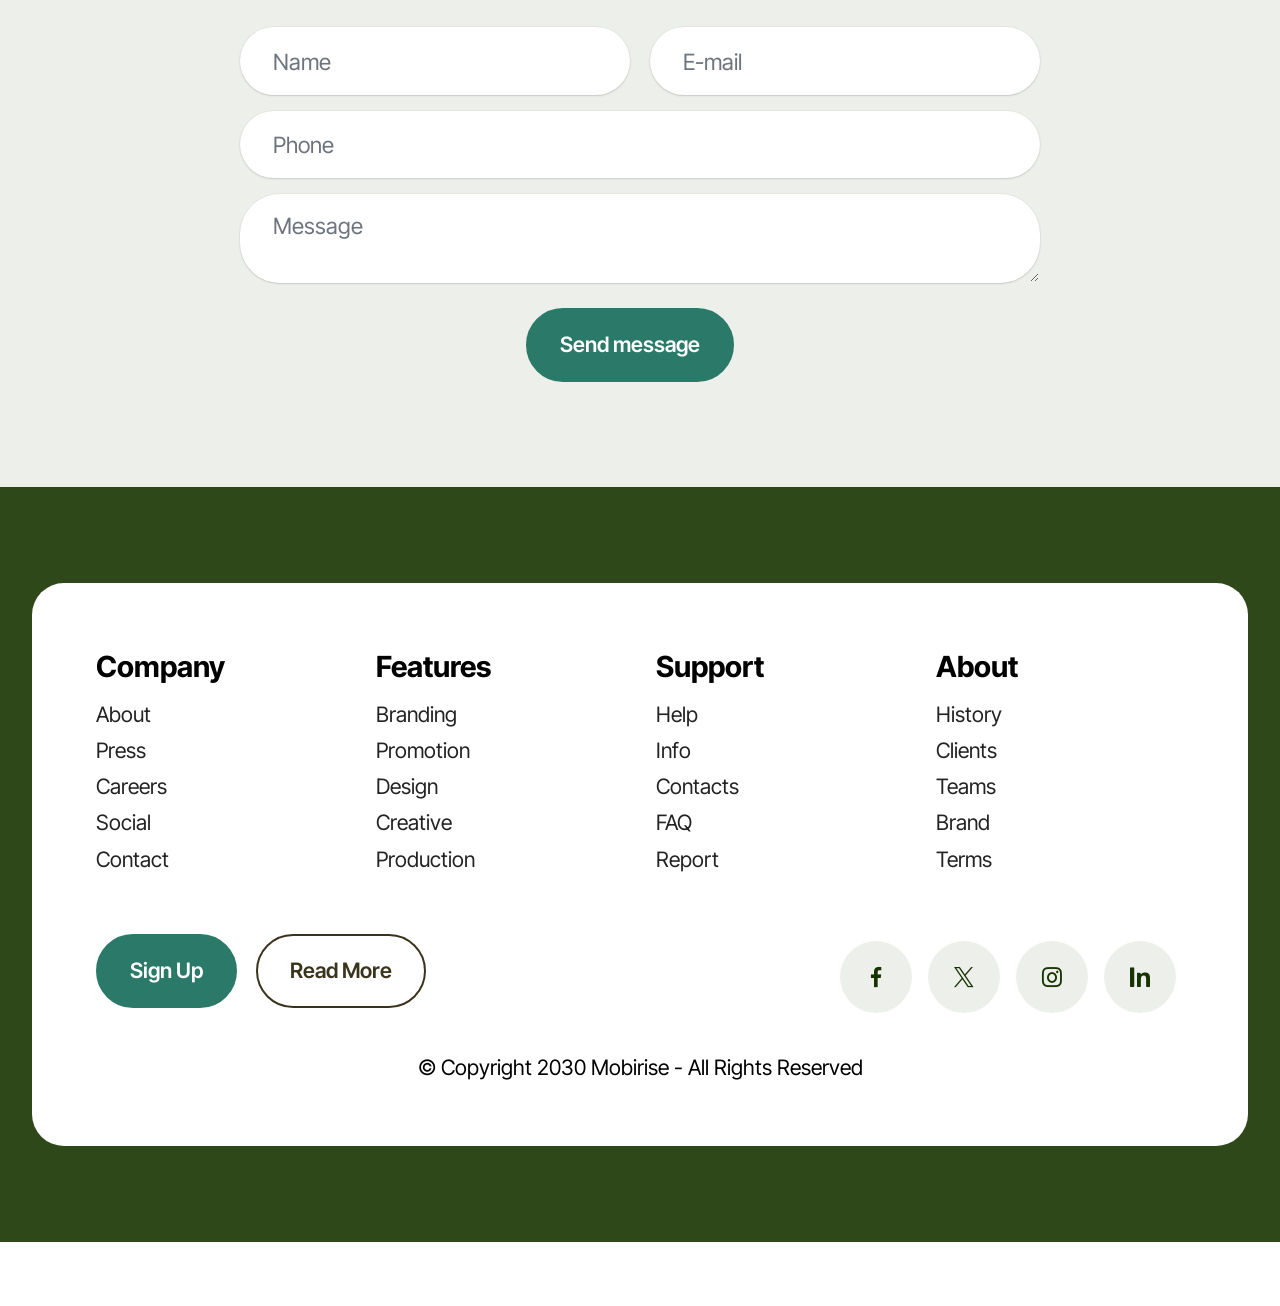
<file: page1.html>
<!DOCTYPE html>
<html  >
<head>
  <!-- Site made with Mobirise Website Builder v6.1.12, https://mobirise.com -->
  <meta charset="UTF-8">
  <meta http-equiv="X-UA-Compatible" content="IE=edge">
  <meta name="generator" content="Mobirise v6.1.12, mobirise.com">
  <meta name="viewport" content="width=device-width, initial-scale=1, minimum-scale=1">
  <link rel="shortcut icon" href="assets/images/logo5.png" type="image/x-icon">
  <meta name="description" content="">
  
  
  <title>Page 1</title>
  <link rel="stylesheet" href="assets/bootstrap/css/bootstrap.min.css">
  <link rel="stylesheet" href="assets/animatecss/animate.css">
  <link rel="stylesheet" href="assets/socicon/css/styles.css">
  <link rel="stylesheet" href="assets/theme/css/style.css">
  <link rel="preload" href="https://fonts.googleapis.com/css?family=Inter+Tight:100,200,300,400,500,600,700,800,900,100i,200i,300i,400i,500i,600i,700i,800i,900i&display=swap" as="style" onload="this.onload=null;this.rel='stylesheet'">
  <noscript><link rel="stylesheet" href="https://fonts.googleapis.com/css?family=Inter+Tight:100,200,300,400,500,600,700,800,900,100i,200i,300i,400i,500i,600i,700i,800i,900i&display=swap"></noscript>
  <link rel="preload" as="style" href="assets/mobirise/css/mbr-additional.css?v=OBSQ1Y"><link rel="stylesheet" href="assets/mobirise/css/mbr-additional.css?v=OBSQ1Y" type="text/css">

  
  
  
</head>
<body>
  
  <section data-bs-version="5.1" class="start article05 cid-vldEPb4ctQ" id="article05-21">
  

  
  

  <div class="container">
    <div class="row justify-content-center align-items-center">
      <div class="col-12">
        <div class="card-wrapper">
          <div class="row">
            <div class="col-12 col-md-12 col-lg-5 image-wrapper">
              <img class="w-100" src="assets/images/sku-14-e799bde889b2e5b096e5a4b4e6acbe900e5aeb9e9878f-800x800.jpg" alt="Mobirise Website Builder">
            </div>
            <div class="col-12 col-lg col-md-12">
              <div class="text-wrapper align-left">
                <h1 class="mbr-section-title mbr-fonts-style mb-4 display-2">
                  <strong>Begin your creative journey today</strong>
                </h1>
                <p class="mbr-text mbr-fonts-style mb-4 display-7">
                  Lorem ipsum dolor sit amet, consectetur adipiscing elit. Donec
                  egestas massa vel nulla gravida pulvinar. Pellentesque
                  habitant morbi.<br>
                </p>
                <div class="mbr-section-btn mt-3">
                  <a class="btn btn-lg btn-black display-7" href="https://mobiri.se">Get started</a>
                </div>
              </div>
            </div>
          </div>
        </div>
      </div>
    </div>
  </div>
</section>

<section data-bs-version="5.1" class="start article01 cid-vldENiNBDd" id="article01-20">
	

	
	
	<div class="container">
		<div class="row justify-content-center">
			<div class="card col-md-12 col-lg-12">
				<div class="card-wrapper">
					<div class="row">
						<div class="image-wrapper col-12 col-sm-6 justify-content-center">
							<img src="assets/images/e4b8bbe59bbe-1-800x800.jpeg" alt="Mobirise Website Builder">
						</div>
						<div class="image-wrapper col-12 col-sm-6 justify-content-center">
							<img src="assets/images/e4b8bbe59bbe-3-800x800.jpeg" alt="Mobirise Website Builder">
						</div>
					</div>

					<div class="card-box align-left mb-3 card-content-text">
						<h4 class="card-title mbr-fonts-style mbr-white mb-0 display-5">
							<strong>Eternal Art of Photography</strong>
						</h4>
						<p class="mbr-text mbr-fonts-style mt-3 mb-0 display-7">
						Photography, an eternal art, embraces tradition, creativity, and skill. It captures narratives through mesmerizing frames, linking generations. From shutter to showcase, it's a form of expression that celebrates uniqueness. Photography evokes delight and empowers us to create with our own perspectives. It immortalizes memories and defines trends, igniting the allure of creation.
						</p>
						
					</div>
				</div>
			</div>
		</div>
	</div>
</section>

<section data-bs-version="5.1" class="features03 cid-vldEwdZzCL" id="features03-1v">
	
	
	<div class="container">
		<div class="row justify-content-center mb-5">
			<div class="col-12 content-head">
				<div class="mbr-section-head">
					<h4 class="mbr-section-title mbr-fonts-style align-center mb-0 display-2">
						<strong>Our features</strong>
					</h4>
					
				</div>
			</div>
		</div>
		<div class="row">
			<div class="item features-image col-12 col-md-6 col-lg-4 active">
				<div class="item-wrapper">
					<div class="item-img mb-3">
						<img src="assets/images/shop1.jpg" alt="Mobirise Website Builder" title="">
					</div>
					<div class="item-content align-left">
						<h5 class="item-title mbr-fonts-style mt-0 mb-2 display-5">
							<strong>Marketing</strong>
						</h5>
						<p class="mbr-text mbr-fonts-style mb-3 display-7">
						    Lorem ipsum dolor sit amet, consectetur adipiscing elit habitant turpis.
						</p>
						<div class="mbr-section-btn item-footer">
						<a href="" class="btn item-btn btn-primary display-7">Start Now</a>
					</div>
					</div>
				</div>
			</div>
			<div class="item features-image col-12 col-md-6 col-lg-4">
				<div class="item-wrapper">
					<div class="item-img mb-3">
						<img src="assets/images/shop2.jpg" alt="Mobirise Website Builder" title="" data-slide-to="1" data-bs-slide-to="1">
					</div>
					<div class="item-content align-left">
						<h5 class="item-title mbr-fonts-style mb-2 mt-0 display-5">
							<strong>Promotion</strong>
						</h5>
						<p class="mbr-text mbr-fonts-style mb-3 display-7">
						Lorem ipsum dolor sit amet, consectetur adipiscing elit habitant turpis.<br>
						</p>
						<div class="mbr-section-btn item-footer">
						<a href="" class="btn item-btn btn-primary display-7">Start Now</a>
					</div>
					</div>
				</div>
			</div>
			<div class="item features-image col-12 col-md-6 col-lg-4">
				<div class="item-wrapper">
					<div class="item-img mb-3">
						<img src="assets/images/shop3.jpg" alt="Mobirise Website Builder" title="" data-slide-to="2" data-bs-slide-to="2">
					</div>
					<div class="item-content align-left">
						<h5 class="item-title mbr-fonts-style mb-2 mt-0 display-5">
						    <strong>Branding</strong>
						</h5>
						<p class="mbr-text mbr-fonts-style mb-3 display-7">
						Lorem ipsum dolor sit amet, consectetur adipiscing elit habitant turpis.<br>
						</p>
						<div class="mbr-section-btn item-footer">
						<a href="" class="btn item-btn btn-primary display-7">Start Now</a>
					</div>
					</div>
				</div>
			</div>
		</div>
	</div>
</section>

<section data-bs-version="5.1" class="features13 start cid-vldEyHN6gR" id="features013-1x">
    

<div class="container-fluid">
  <div class="row justify-content-center">
    <div class="col-12 content-head">
      
    </div>
  </div>
  <div class="row mbr-section-content">
    <div class="item features-image col-6 col-md-4 col-lg-2">
      <div class="item-wrapper">
        <div class="item-img">
          <img src="assets/images/shop1.jpg" alt="Mobirise Website Builder" title="" data-slide-to="0" data-bs-slide-to="0">
        </div>
        <div class="item-content align-left mt-3">
          <h5 class="item-title mbr-fonts-style mb-3 display-7">
            <strong>Phone Cases</strong>
          </h5>
          
          
        </div>
        
      </div>
    </div>
    <div class="item features-image col-6 col-md-4 col-lg-2">
      <div class="item-wrapper">
        <div class="item-img">
          <img src="assets/images/shop2.jpg" alt="Mobirise Website Builder" title="" data-slide-to="1" data-bs-slide-to="1">
        </div>
        <div class="item-content align-left mt-3">
          <h5 class="item-title mbr-fonts-style mb-3 display-7">
            <strong>Creators</strong>
          </h5>
          
          
        </div>
        
      </div>
    </div>
    <div class="item features-image col-6 col-md-4 col-lg-2">
      <div class="item-wrapper">
        <div class="item-img">
          <img src="assets/images/shop3.jpg" alt="Mobirise Website Builder" title="" data-slide-to="2" data-bs-slide-to="2">
        </div>
        <div class="item-content align-left mt-3">
          <h5 class="item-title mbr-fonts-style mb-3 display-7">
            <strong>Eco-Friendly Crafts</strong>
          </h5>
          
          
        </div>
        
      </div>
    </div>
    <div class="item features-image col-6 col-md-4 col-lg-2">
      <div class="item-wrapper">
        <div class="item-img">
          <img src="assets/images/shop4.jpg" alt="Mobirise Website Builder" title="" data-slide-to="3" data-bs-slide-to="3">
        </div>
        <div class="item-content align-left mt-3">
          <h5 class="item-title mbr-fonts-style mb-3 display-7">
            <strong>Jewelry</strong>
          </h5>
          
          
        </div>
        
      </div>
    </div>
    <div class="item features-image col-6 col-md-4 col-lg-2">
      <div class="item-wrapper">
        <div class="item-img">
          <img src="assets/images/shop5.jpg" alt="Mobirise Website Builder" title="" data-slide-to="4" data-bs-slide-to="4">
        </div>
        <div class="item-content align-left mt-3">
          <h5 class="item-title mbr-fonts-style mb-3 display-7">
            <strong>Wooden Crafts</strong>
          </h5>
          
          
        </div>
        
      </div>
    </div>
    <div class="item features-image col-6 col-md-4 col-lg-2">
      <div class="item-wrapper">
        <div class="item-img">
          <img src="assets/images/shop6.jpg" alt="Mobirise Website Builder" title="" data-slide-to="5" data-bs-slide-to="5">
        </div>
        <div class="item-content align-left mt-3">
          <h5 class="item-title mbr-fonts-style mb-3 display-7">
            <strong>Wooden Crafts</strong>
          </h5>
          
          
        </div>
        
      </div>
    </div>

  </div>
</div>
</section>

<section data-bs-version="5.1" class="features032 cid-vldJIvon6C" id="features032-28">
  

  
  
  <div class="container">
    <div class="row justify-content-center">
      
    </div>
    <div class="row">
      <div class="item features-without-image col-12 col-lg-4 active item-mb">
        <div class="item-wrapper">
          <div class="card-box align-left">
            
            <h5 class="card-title mbr-fonts-style display-5">
              <strong>Easy to use</strong>
            </h5>
            <p class="card-text mbr-fonts-style display-7">
              Integer aliquam, lorem vitae dapibus sollicitudin, nibh nisl egestas enim, ut dapibus odio augue venenatis mi.</p>
          </div>
        </div>
      </div>
      <div class="item features-without-image col-12 col-lg-4 item-mb">
        <div class="item-wrapper">
          <div class="card-box align-left">
            
            <h5 class="card-title mbr-fonts-style display-5">
              <strong>Mobile-friendly</strong>
            </h5>
            <p class="card-text mbr-fonts-style display-7">
              Integer aliquam, lorem vitae dapibus sollicitudin, nibh nisl egestas enim, ut dapibus odio augue venenatis mi.</p>
          </div>
        </div>
      </div>
      <div class="item features-without-image col-12 col-lg-4 item-mb">
        <div class="item-wrapper">
          <div class="card-box align-left">
            
            <h5 class="card-title mbr-fonts-style display-5">
              <strong>SEO-friendly</strong>
            </h5>
            <p class="card-text mbr-fonts-style display-7">
              Integer aliquam, lorem vitae dapibus sollicitudin, nibh nisl egestas enim, ut dapibus odio augue venenatis mi.</p>
          </div>
        </div>
      </div>
      <div class="item features-without-image col-12 col-lg-4 item-mb">
        <div class="item-wrapper">
          <div class="card-box align-left">
            
            <h5 class="card-title mbr-fonts-style display-5">
              <strong>eCommerce</strong>
            </h5>
            <p class="card-text mbr-fonts-style display-7">
              Integer aliquam, lorem vitae dapibus sollicitudin, nibh nisl egestas enim, ut dapibus odio augue venenatis mi.</p>
          </div>
        </div>
      </div>
      <div class="item features-without-image col-12 col-lg-4 item-mb">
        <div class="item-wrapper">
          <div class="card-box align-left">
            
            <h5 class="card-title mbr-fonts-style display-5">
              <strong>Analytics</strong>
            </h5>
            <p class="card-text mbr-fonts-style display-7">
              Integer aliquam, lorem vitae dapibus sollicitudin, nibh nisl egestas enim, ut dapibus odio augue venenatis mi.</p>
          </div>
        </div>
      </div>
      <div class="item features-without-image col-12 col-lg-4 item-mb">
        <div class="item-wrapper">
          <div class="card-box align-left">
            
            <h5 class="card-title mbr-fonts-style display-5">
              <strong>Support</strong>
            </h5>
            <p class="card-text mbr-fonts-style display-7">
              Integer aliquam, lorem vitae dapibus sollicitudin, nibh nisl egestas enim, ut dapibus odio augue venenatis mi.</p>
          </div>
        </div>
      </div>
    </div>
  </div>
</section>

<section data-bs-version="5.1" class="contacts02 map1 cid-vldM0f9UiC" id="contacts02-29">

    

    
    <div class="container">
        <div class="row justify-content-center">
            <div class="col-12 content-head">
                <div class="mbr-section-head mb-5">
                    <h3 class="mbr-section-title mbr-fonts-style align-center mb-0 display-2">
                        <strong>Contacts</strong>
                    </h3>
                    
                </div>
            </div>
        </div>
        <div class="row justify-content-center">
            <div class="card col-12 col-md-12 col-lg-6">
                <div class="card-wrapper">
                    <div class="text-wrapper">
                        <h5 class="cardTitle mbr-fonts-style mb-2 display-5">
                            <strong>Contact Us</strong>
                        </h5>
                        <ul class="list mbr-fonts-style display-7">
                            <li class="mbr-text item-wrap">Phone: <a href="tel:+12345678910" class="text-primary">0 (800) 123 45
                                    67</a></li>
                            <li class="mbr-text item-wrap">WhatsApp: <a href="tel:+12345678910" class="text-primary">0 (800) 123
                                    45 67</a></li>
                            <li class="mbr-text item-wrap">Email: <a href="mailto:info@site.com" class="text-primary">info@site.com</a></li>
                            <li class="mbr-text item-wrap">Address: 350 5th Ave, New York, NY 10118</li>
                            <li class="mbr-text item-wrap">Working hours: 9:00AM - 6:00PM</li>
                        </ul>
                    </div>
                </div>
            </div>
            <div class="map-wrapper col-md-12 col-lg-6">
                <div class="google-map"><iframe frameborder="0" style="border:0" src="https://www.google.com/maps/embed?pb=!1m14!1m8!1m3!1d6045.3003145248895!2d-73.9884657!3d40.7477229!3m2!1i1024!2i768!4f13.1!3m3!1m2!1s0x89c259a9ac1f1b85%3A0x7e33d1c0e7af3be4!2zMzUwIDV0aCBBdmUsIE5ldyBZb3JrLCBOWSAxMDExOCwg0KHQqNCQ!5e0!3m2!1sru!2sru!4v1689597362021!5m2!1sen!2sen" allowfullscreen=""></iframe></div>
            </div>
        </div>
    </div>
</section>

<section data-bs-version="5.1" class="form5 cid-vldFvtt8Ei" id="form02-24">
    
    
    <div class="container">
        <div class="row justify-content-center">
            <div class="col-12 content-head">
                <div class="mbr-section-head mb-5">
                    <h3 class="mbr-section-title mbr-fonts-style align-center mb-0 display-2">
                        <strong>Contacts</strong>
                    </h3>
                    
                </div>
            </div>
        </div>
        <div class="row justify-content-center">
            <div class="col-lg-8 mx-auto mbr-form" data-form-type="formoid">
                <form action="https://mobirise.eu/" method="POST" class="mbr-form form-with-styler" data-form-title="Form Name"><input type="hidden" name="email" data-form-email="true" value="cmYUpOjPhLa/z086WFQYxJLABK4BJRWj+IzMY5NWDmUivMXtC4VrPcGTEXwcuxbIqWzkn8TmuCPR51po9q2Ix0VYMK6WLg9FfOWDMHwN0wl4V7jSP4tu7VeEw6PtIFQ=">
                    <div class="row">
                        <div hidden="hidden" data-form-alert="" class="alert alert-success col-12">Thanks for filling out the form!</div>
                        <div hidden="hidden" data-form-alert-danger="" class="alert alert-danger col-12">
                            Oops...! some problem!
                        </div>
                    </div>
                    <div class="dragArea row">
                        <div class="col-md col-sm-12 form-group mb-3" data-for="name">
                            <input type="text" name="name" placeholder="Name" data-form-field="name" class="form-control" value="" id="name-form02-24">
                        </div>
                        <div class="col-md col-sm-12 form-group mb-3" data-for="email">
                            <input type="email" name="email" placeholder="E-mail" data-form-field="email" class="form-control" value="" id="email-form02-24">
                        </div>
                        <div class="col-12 form-group mb-3" data-for="phone">
                            <input type="tel" name="phone" placeholder="Phone" data-form-field="phone" class="form-control" value="" id="phone-form02-24">
                        </div>
                        <div class="col-12 form-group mb-3" data-for="textarea">
                            <textarea name="textarea" placeholder="Message" data-form-field="textarea" class="form-control" id="textarea-form02-24"></textarea>
                        </div>
                        <div class="col-lg-12 col-md-12 col-sm-12 align-center mbr-section-btn">
                            <button type="submit" class="btn btn-primary display-7">Send message</button>
                        </div>
                    </div>
                </form>
            </div>
        </div>
    </div>
</section>

<section data-bs-version="5.1" class="footer1 cid-vldFr03a8M" once="footers" id="footer01-23">
	

	
	
	<div class="container">
		<div class="row mbr-white">
			<div class="col-12 col-md-6 col-lg-3">
				<h5 class="mbr-section-subtitle mbr-fonts-style mb-2 display-5">
					<strong>Company</strong>
				</h5>
				<ul class="list mbr-fonts-style display-7">
					<li class="mbr-text item-wrap">About</li>
					<li class="mbr-text item-wrap">Press</li>
					<li class="mbr-text item-wrap">Careers</li>
					<li class="mbr-text item-wrap">Social</li>
					<li class="mbr-text item-wrap">Contact</li>
				</ul>
			</div>
			<div class="col-12 col-md-6 col-lg-3">
				<h5 class="mbr-section-subtitle mbr-fonts-style mb-2 display-5">
					<strong>Features</strong>
				</h5>
				<ul class="list mbr-fonts-style display-7">
					<li class="mbr-text item-wrap">Branding</li>
					<li class="mbr-text item-wrap">Promotion</li>
					<li class="mbr-text item-wrap">Design</li>
					<li class="mbr-text item-wrap">Creative</li>
					<li class="mbr-text item-wrap">Production</li>
				</ul>
			</div>
			<div class="col-12 col-md-6 col-lg-3">
				<h5 class="mbr-section-subtitle mbr-fonts-style mb-2 display-5">
					<strong>Support</strong>
				</h5>
				<ul class="list mbr-fonts-style display-7">
					<li class="mbr-text item-wrap">Help</li>
					<li class="mbr-text item-wrap">Info</li>
					<li class="mbr-text item-wrap">Contacts</li>
					<li class="mbr-text item-wrap">FAQ</li>
					<li class="mbr-text item-wrap">Report</li>
				</ul>
			</div>
			<div class="col-12 col-md-6 col-lg-3">
				<h5 class="mbr-section-subtitle mbr-fonts-style mb-2 display-5">
					<strong>About</strong>
				</h5>
				<ul class="list mbr-fonts-style display-7">
					<li class="mbr-text item-wrap">History</li>
					<li class="mbr-text item-wrap">Clients</li>
					<li class="mbr-text item-wrap">Teams</li>
					<li class="mbr-text item-wrap">Brand</li>
					<li class="mbr-text item-wrap">Terms</li>
				</ul>
			</div>
			<div class="col-12 mt-5 footer-col">
				<div class="mbr-section-btn align-left">
					<a class="btn btn-primary display-7" href="https://mobiri.se">Sign Up</a>
					<a class="btn btn-success-outline display-7" href="https://mobiri.se">Read More</a>
				</div>

				<div class="social-row mt-2 display-7">
					<div class="soc-item">
						<a href="https://mobiri.se/">
							<span class="mbr-iconfont socicon socicon-facebook"></span>
						</a>
					</div>
					<div class="soc-item">
						<a href="https://mobiri.se/">
							<span class="mbr-iconfont socicon socicon-twitter"></span>
						</a>
					</div>
					<div class="soc-item">
						<a href="https://mobiri.se/">
							<span class="mbr-iconfont socicon socicon-instagram"></span>
						</a>
					</div>
					<div class="soc-item">
						<a href="https://mobiri.se/">
							<span class="mbr-iconfont socicon-logmein socicon"></span>
						</a>
					</div>
				</div>
			</div>
			<div class="col-12 mt-4">
				<p class="mbr-text mb-0 mbr-fonts-style copyright align-center display-7">
					© Copyright 2030 Mobirise - All Rights Reserved
				</p>
			</div>
		</div>
	</div>
</section><section class="display-7" style="padding: 0;align-items: center;justify-content: center;flex-wrap: wrap;    align-content: center;display: flex;position: relative;height: 4rem;"><a href="https://mobiri.se/4806500" style="flex: 1 1;height: 4rem;position: absolute;width: 100%;z-index: 1;"><img alt="" style="height: 4rem;" src="[data-uri]"></a><p style="margin: 0;text-align: center;" class="display-7">&#8204;</p><a style="z-index:1" href="https://mobirise.com/builder/no-code-website-builder.html">No Code Website Builder</a></section><script src="assets/bootstrap/js/bootstrap.bundle.min.js"></script>  <script src="assets/smoothscroll/smooth-scroll.js"></script>  <script src="assets/ytplayer/index.js"></script>  <script src="assets/theme/js/script.js"></script>  <script src="assets/formoid/formoid.min.js"></script>  
  
  
  <input name="animation" type="hidden">
  </body>
</html>
</file>
<file: assets/socicon/css/styles.css>
@charset "UTF-8";

@font-face {
  font-family: 'Socicon';
  src:  url('../fonts/socicon.eot');
  src:  url('../fonts/socicon.eot?#iefix') format('embedded-opentype'),
    url('../fonts/socicon.woff2') format('woff2'),
    url('../fonts/socicon.ttf') format('truetype'),
    url('../fonts/socicon.woff') format('woff'),
    url('../fonts/socicon.svg#socicon') format('svg');
  font-weight: normal;
  font-style: normal;
  font-display: swap;
}

[data-icon]:before {
  font-family: "socicon" !important;
  content: attr(data-icon);
  font-style: normal !important;
  font-weight: normal !important;
  font-variant: normal !important;
  text-transform: none !important;
  speak: none;
  line-height: 1;
  -webkit-font-smoothing: antialiased;
  -moz-osx-font-smoothing: grayscale;
}

[class^="socicon-"], [class*=" socicon-"] {
  /* use !important to prevent issues with browser extensions that change fonts */
  font-family: 'Socicon' !important;
  speak: none;
  font-style: normal;
  font-weight: normal;
  font-variant: normal;
  text-transform: none;
  line-height: 1;

  /* Better Font Rendering =========== */
  -webkit-font-smoothing: antialiased;
  -moz-osx-font-smoothing: grayscale;
}

.socicon-500px:before {
  content: "\e000";
}
.socicon-8tracks:before {
  content: "\e001";
}
.socicon-airbnb:before {
  content: "\e002";
}
.socicon-alliance:before {
  content: "\e003";
}
.socicon-amazon:before {
  content: "\e004";
}
.socicon-amplement:before {
  content: "\e005";
}
.socicon-android:before {
  content: "\e006";
}
.socicon-angellist:before {
  content: "\e007";
}
.socicon-apple:before {
  content: "\e008";
}
.socicon-appnet:before {
  content: "\e009";
}
.socicon-baidu:before {
  content: "\e00a";
}
.socicon-bandcamp:before {
  content: "\e00b";
}
.socicon-battlenet:before {
  content: "\e00c";
}
.socicon-mixer:before {
  content: "\e00d";
}
.socicon-bebee:before {
  content: "\e00e";
}
.socicon-bebo:before {
  content: "\e00f";
}
.socicon-behance:before {
  content: "\e010";
}
.socicon-blizzard:before {
  content: "\e011";
}
.socicon-blogger:before {
  content: "\e012";
}
.socicon-buffer:before {
  content: "\e013";
}
.socicon-chrome:before {
  content: "\e014";
}
.socicon-coderwall:before {
  content: "\e015";
}
.socicon-curse:before {
  content: "\e016";
}
.socicon-dailymotion:before {
  content: "\e017";
}
.socicon-deezer:before {
  content: "\e018";
}
.socicon-delicious:before {
  content: "\e019";
}
.socicon-deviantart:before {
  content: "\e01a";
}
.socicon-diablo:before {
  content: "\e01b";
}
.socicon-digg:before {
  content: "\e01c";
}
.socicon-discord:before {
  content: "\e01d";
}
.socicon-disqus:before {
  content: "\e01e";
}
.socicon-douban:before {
  content: "\e01f";
}
.socicon-draugiem:before {
  content: "\e020";
}
.socicon-dribbble:before {
  content: "\e021";
}
.socicon-drupal:before {
  content: "\e022";
}
.socicon-ebay:before {
  content: "\e023";
}
.socicon-ello:before {
  content: "\e024";
}
.socicon-endomodo:before {
  content: "\e025";
}
.socicon-envato:before {
  content: "\e026";
}
.socicon-etsy:before {
  content: "\e027";
}
.socicon-facebook:before {
  content: "\e028";
}
.socicon-feedburner:before {
  content: "\e029";
}
.socicon-filmweb:before {
  content: "\e02a";
}
.socicon-firefox:before {
  content: "\e02b";
}
.socicon-flattr:before {
  content: "\e02c";
}
.socicon-flickr:before {
  content: "\e02d";
}
.socicon-formulr:before {
  content: "\e02e";
}
.socicon-forrst:before {
  content: "\e02f";
}
.socicon-foursquare:before {
  content: "\e030";
}
.socicon-friendfeed:before {
  content: "\e031";
}
.socicon-github:before {
  content: "\e032";
}
.socicon-goodreads:before {
  content: "\e033";
}
.socicon-google:before {
  content: "\e034";
}
.socicon-googlescholar:before {
  content: "\e035";
}
.socicon-googlegroups:before {
  content: "\e036";
}
.socicon-googlephotos:before {
  content: "\e037";
}
.socicon-googleplus:before {
  content: "\e038";
}
.socicon-grooveshark:before {
  content: "\e039";
}
.socicon-hackerrank:before {
  content: "\e03a";
}
.socicon-hearthstone:before {
  content: "\e03b";
}
.socicon-hellocoton:before {
  content: "\e03c";
}
.socicon-heroes:before {
  content: "\e03d";
}
.socicon-smashcast:before {
  content: "\e03e";
}
.socicon-horde:before {
  content: "\e03f";
}
.socicon-houzz:before {
  content: "\e040";
}
.socicon-icq:before {
  content: "\e041";
}
.socicon-identica:before {
  content: "\e042";
}
.socicon-imdb:before {
  content: "\e043";
}
.socicon-instagram:before {
  content: "\e044";
}
.socicon-issuu:before {
  content: "\e045";
}
.socicon-istock:before {
  content: "\e046";
}
.socicon-itunes:before {
  content: "\e047";
}
.socicon-keybase:before {
  content: "\e048";
}
.socicon-lanyrd:before {
  content: "\e049";
}
.socicon-lastfm:before {
  content: "\e04a";
}
.socicon-line:before {
  content: "\e04b";
}
.socicon-linkedin:before {
  content: "\e04c";
}
.socicon-livejournal:before {
  content: "\e04d";
}
.socicon-lyft:before {
  content: "\e04e";
}
.socicon-macos:before {
  content: "\e04f";
}
.socicon-mail:before {
  content: "\e050";
}
.socicon-medium:before {
  content: "\e051";
}
.socicon-meetup:before {
  content: "\e052";
}
.socicon-mixcloud:before {
  content: "\e053";
}
.socicon-modelmayhem:before {
  content: "\e054";
}
.socicon-mumble:before {
  content: "\e055";
}
.socicon-myspace:before {
  content: "\e056";
}
.socicon-newsvine:before {
  content: "\e057";
}
.socicon-nintendo:before {
  content: "\e058";
}
.socicon-npm:before {
  content: "\e059";
}
.socicon-odnoklassniki:before {
  content: "\e05a";
}
.socicon-openid:before {
  content: "\e05b";
}
.socicon-opera:before {
  content: "\e05c";
}
.socicon-outlook:before {
  content: "\e05d";
}
.socicon-overwatch:before {
  content: "\e05e";
}
.socicon-patreon:before {
  content: "\e05f";
}
.socicon-paypal:before {
  content: "\e060";
}
.socicon-periscope:before {
  content: "\e061";
}
.socicon-persona:before {
  content: "\e062";
}
.socicon-pinterest:before {
  content: "\e063";
}
.socicon-play:before {
  content: "\e064";
}
.socicon-player:before {
  content: "\e065";
}
.socicon-playstation:before {
  content: "\e066";
}
.socicon-pocket:before {
  content: "\e067";
}
.socicon-qq:before {
  content: "\e068";
}
.socicon-quora:before {
  content: "\e069";
}
.socicon-raidcall:before {
  content: "\e06a";
}
.socicon-ravelry:before {
  content: "\e06b";
}
.socicon-reddit:before {
  content: "\e06c";
}
.socicon-renren:before {
  content: "\e06d";
}
.socicon-researchgate:before {
  content: "\e06e";
}
.socicon-residentadvisor:before {
  content: "\e06f";
}
.socicon-reverbnation:before {
  content: "\e070";
}
.socicon-rss:before {
  content: "\e071";
}
.socicon-sharethis:before {
  content: "\e072";
}
.socicon-skype:before {
  content: "\e073";
}
.socicon-slideshare:before {
  content: "\e074";
}
.socicon-smugmug:before {
  content: "\e075";
}
.socicon-snapchat:before {
  content: "\e076";
}
.socicon-songkick:before {
  content: "\e077";
}
.socicon-soundcloud:before {
  content: "\e078";
}
.socicon-spotify:before {
  content: "\e079";
}
.socicon-stackexchange:before {
  content: "\e07a";
}
.socicon-stackoverflow:before {
  content: "\e07b";
}
.socicon-starcraft:before {
  content: "\e07c";
}
.socicon-stayfriends:before {
  content: "\e07d";
}
.socicon-steam:before {
  content: "\e07e";
}
.socicon-storehouse:before {
  content: "\e07f";
}
.socicon-strava:before {
  content: "\e080";
}
.socicon-streamjar:before {
  content: "\e081";
}
.socicon-stumbleupon:before {
  content: "\e082";
}
.socicon-swarm:before {
  content: "\e083";
}
.socicon-teamspeak:before {
  content: "\e084";
}
.socicon-teamviewer:before {
  content: "\e085";
}
.socicon-technorati:before {
  content: "\e086";
}
.socicon-telegram:before {
  content: "\e087";
}
.socicon-tripadvisor:before {
  content: "\e088";
}
.socicon-tripit:before {
  content: "\e089";
}
.socicon-triplej:before {
  content: "\e08a";
}
.socicon-tumblr:before {
  content: "\e08b";
}
.socicon-twitch:before {
  content: "\e08c";
}
.socicon-twitter:before {
  content: "\e08d";
}
.socicon-uber:before {
  content: "\e08e";
}
.socicon-ventrilo:before {
  content: "\e08f";
}
.socicon-viadeo:before {
  content: "\e090";
}
.socicon-viber:before {
  content: "\e091";
}
.socicon-viewbug:before {
  content: "\e092";
}
.socicon-vimeo:before {
  content: "\e093";
}
.socicon-vine:before {
  content: "\e094";
}
.socicon-vkontakte:before {
  content: "\e095";
}
.socicon-warcraft:before {
  content: "\e096";
}
.socicon-wechat:before {
  content: "\e097";
}
.socicon-weibo:before {
  content: "\e098";
}
.socicon-whatsapp:before {
  content: "\e099";
}
.socicon-wikipedia:before {
  content: "\e09a";
}
.socicon-windows:before {
  content: "\e09b";
}
.socicon-wordpress:before {
  content: "\e09c";
}
.socicon-wykop:before {
  content: "\e09d";
}
.socicon-xbox:before {
  content: "\e09e";
}
.socicon-xing:before {
  content: "\e09f";
}
.socicon-yahoo:before {
  content: "\e0a0";
}
.socicon-yammer:before {
  content: "\e0a1";
}
.socicon-yandex:before {
  content: "\e0a2";
}
.socicon-yelp:before {
  content: "\e0a3";
}
.socicon-younow:before {
  content: "\e0a4";
}
.socicon-youtube:before {
  content: "\e0a5";
}
.socicon-zapier:before {
  content: "\e0a6";
}
.socicon-zerply:before {
  content: "\e0a7";
}
.socicon-zomato:before {
  content: "\e0a8";
}
.socicon-zynga:before {
  content: "\e0a9";
}
.socicon-bluesky:before {
  content: "\e0aa";
}
.socicon-threads:before {
  content: "\e0ab";
}
.socicon-spreadshirt:before {
  content: "\e901";
}
.socicon-gamejolt:before {
  content: "\e902";
}
.socicon-trello:before {
  content: "\e903";
}
.socicon-tunein:before {
  content: "\e904";
}
.socicon-bloglovin:before {
  content: "\e905";
}
.socicon-gamewisp:before {
  content: "\e906";
}
.socicon-messenger:before {
  content: "\e907";
}
.socicon-pandora:before {
  content: "\e908";
}
.socicon-augment:before {
  content: "\e909";
}
.socicon-bitbucket:before {
  content: "\e90a";
}
.socicon-fyuse:before {
  content: "\e90b";
}
.socicon-yt-gaming:before {
  content: "\e90c";
}
.socicon-sketchfab:before {
  content: "\e90d";
}
.socicon-mobcrush:before {
  content: "\e90e";
}
.socicon-microsoft:before {
  content: "\e90f";
}
.socicon-realtor:before {
  content: "\e910";
}
.socicon-tidal:before {
  content: "\e911";
}
.socicon-qobuz:before {
  content: "\e912";
}
.socicon-natgeo:before {
  content: "\e913";
}
.socicon-mastodon:before {
  content: "\e914";
}
.socicon-unsplash:before {
  content: "\e915";
}
.socicon-homeadvisor:before {
  content: "\e916";
}
.socicon-angieslist:before {
  content: "\e917";
}
.socicon-codepen:before {
  content: "\e918";
}
.socicon-slack:before {
  content: "\e919";
}
.socicon-openaigym:before {
  content: "\e91a";
}
.socicon-logmein:before {
  content: "\e91b";
}
.socicon-fiverr:before {
  content: "\e91c";
}
.socicon-gotomeeting:before {
  content: "\e91d";
}
.socicon-aliexpress:before {
  content: "\e91e";
}
.socicon-guru:before {
  content: "\e91f";
}
.socicon-appstore:before {
  content: "\e920";
}
.socicon-homes:before {
  content: "\e921";
}
.socicon-zoom:before {
  content: "\e922";
}
.socicon-alibaba:before {
  content: "\e923";
}
.socicon-craigslist:before {
  content: "\e924";
}
.socicon-wix:before {
  content: "\e925";
}
.socicon-redfin:before {
  content: "\e926";
}
.socicon-googlecalendar:before {
  content: "\e927";
}
.socicon-shopify:before {
  content: "\e928";
}
.socicon-freelancer:before {
  content: "\e929";
}
.socicon-seedrs:before {
  content: "\e92a";
}
.socicon-bing:before {
  content: "\e92b";
}
.socicon-doodle:before {
  content: "\e92c";
}
.socicon-bonanza:before {
  content: "\e92d";
}
.socicon-squarespace:before {
  content: "\e92e";
}
.socicon-toptal:before {
  content: "\e92f";
}
.socicon-gust:before {
  content: "\e930";
}
.socicon-ask:before {
  content: "\e931";
}
.socicon-trulia:before {
  content: "\e932";
}
.socicon-loomly:before {
  content: "\e933";
}
.socicon-ghost:before {
  content: "\e934";
}
.socicon-upwork:before {
  content: "\e935";
}
.socicon-fundable:before {
  content: "\e936";
}
.socicon-booking:before {
  content: "\e937";
}
.socicon-googlemaps:before {
  content: "\e938";
}
.socicon-zillow:before {
  content: "\e939";
}
.socicon-niconico:before {
  content: "\e93a";
}
.socicon-toneden:before {
  content: "\e93b";
}
.socicon-crunchbase:before {
  content: "\e93c";
}
.socicon-homefy:before {
  content: "\e93d";
}
.socicon-calendly:before {
  content: "\e93e";
}
.socicon-livemaster:before {
  content: "\e93f";
}
.socicon-udemy:before {
  content: "\e940";
}
.socicon-codered:before {
  content: "\e941";
}
.socicon-origin:before {
  content: "\e942";
}
.socicon-nextdoor:before {
  content: "\e943";
}
.socicon-portfolio:before {
  content: "\e944";
}
.socicon-instructables:before {
  content: "\e945";
}
.socicon-gitlab:before {
  content: "\e946";
}
.socicon-hackernews:before {
  content: "\e947";
}
.socicon-smashwords:before {
  content: "\e948";
}
.socicon-kobo:before {
  content: "\e949";
}
.socicon-bookbub:before {
  content: "\e94a";
}
.socicon-mailru:before {
  content: "\e94b";
}
.socicon-moddb:before {
  content: "\e94c";
}
.socicon-indiedb:before {
  content: "\e94d";
}
.socicon-traxsource:before {
  content: "\e94e";
}
.socicon-gamefor:before {
  content: "\e94f";
}
.socicon-pixiv:before {
  content: "\e950";
}
.socicon-myanimelist:before {
  content: "\e951";
}
.socicon-blackberry:before {
  content: "\e952";
}
.socicon-wickr:before {
  content: "\e953";
}
.socicon-spip:before {
  content: "\e954";
}
.socicon-napster:before {
  content: "\e955";
}
.socicon-beatport:before {
  content: "\e956";
}
.socicon-hackerone:before {
  content: "\e957";
}
.socicon-internet:before {
  content: "\e958";
}
.socicon-ubuntu:before {
  content: "\e959";
}
.socicon-artstation:before {
  content: "\e95a";
}
.socicon-invision:before {
  content: "\e95b";
}
.socicon-torial:before {
  content: "\e95c";
}
.socicon-collectorz:before {
  content: "\e95d";
}
.socicon-seenthis:before {
  content: "\e95e";
}
.socicon-googleplaymusic:before {
  content: "\e95f";
}
.socicon-debian:before {
  content: "\e960";
}
.socicon-filmfreeway:before {
  content: "\e961";
}
.socicon-gnome:before {
  content: "\e962";
}
.socicon-itchio:before {
  content: "\e963";
}
.socicon-jamendo:before {
  content: "\e964";
}
.socicon-mix:before {
  content: "\e965";
}
.socicon-sharepoint:before {
  content: "\e966";
}
.socicon-tinder:before {
  content: "\e967";
}
.socicon-windguru:before {
  content: "\e968";
}
.socicon-cdbaby:before {
  content: "\e969";
}
.socicon-elementaryos:before {
  content: "\e96a";
}
.socicon-stage32:before {
  content: "\e96b";
}
.socicon-tiktok:before {
  content: "\e96c";
}
.socicon-gitter:before {
  content: "\e96d";
}
.socicon-letterboxd:before {
  content: "\e96e";
}
.socicon-threema:before {
  content: "\e96f";
}
.socicon-splice:before {
  content: "\e970";
}
.socicon-metapop:before {
  content: "\e971";
}
.socicon-naver:before {
  content: "\e972";
}
.socicon-remote:before {
  content: "\e973";
}
.socicon-flipboard:before {
  content: "\e974";
}
.socicon-googlehangouts:before {
  content: "\e975";
}
.socicon-dlive:before {
  content: "\e976";
}
.socicon-vsco:before {
  content: "\e977";
}
.socicon-stitcher:before {
  content: "\e978";
}
.socicon-avvo:before {
  content: "\e979";
}
.socicon-redbubble:before {
  content: "\e97a";
}
.socicon-society6:before {
  content: "\e97b";
}
.socicon-zazzle:before {
  content: "\e97c";
}
.socicon-eitaa:before {
  content: "\e97d";
}
.socicon-soroush:before {
  content: "\e97e";
}
.socicon-bale:before {
  content: "\e97f";
}
</file>
<file: assets/theme/css/style.css>
@charset "UTF-8";
section {
  background-color: #ffffff;
}

body {
  font-style: normal;
  line-height: 1.5;
  font-weight: 400;
  color: #232323;
  position: relative;
}

button {
  background-color: transparent;
  border-color: transparent;
}

.embla__button,
.carousel-control {
  background-color: #edefea !important;
  opacity: 0.8 !important;
  color: #464845 !important;
  border-color: #edefea !important;
}

.carousel .close,
.modalWindow .close {
  background-color: #edefea !important;
  color: #464845 !important;
  border-color: #edefea !important;
  opacity: 0.8 !important;
}

.carousel .close:hover,
.modalWindow .close:hover {
  opacity: 1 !important;
}

.carousel-indicators li {
  background-color: #edefea !important;
  border: 2px solid #464845 !important;
}

.carousel-indicators li:hover,
.carousel-indicators li:active {
  opacity: 0.8 !important;
}

.embla__button:hover,
.carousel-control:hover {
  background-color: #edefea !important;
  opacity: 1 !important;
}

.modalWindow-video-container {
  height: 80%;
}

section,
.container,
.container-fluid {
  position: relative;
  word-wrap: break-word;
}

a.mbr-iconfont:hover {
  text-decoration: none;
}

.article .lead p,
.article .lead ul,
.article .lead ol,
.article .lead pre,
.article .lead blockquote {
  margin-bottom: 0;
}

a {
  font-style: normal;
  font-weight: 400;
  cursor: pointer;
}
a, a:hover {
  text-decoration: none;
}

.mbr-section-title {
  font-style: normal;
  line-height: 1.3;
}

.mbr-section-subtitle {
  line-height: 1.3;
}

.mbr-text {
  font-style: normal;
  line-height: 1.7;
}

h1,
h2,
h3,
h4,
h5,
h6,
.display-1,
.display-2,
.display-4,
.display-5,
.display-7,
span,
p,
a {
  line-height: 1;
  word-break: break-word;
  word-wrap: break-word;
  font-weight: 400;
}

b,
strong {
  font-weight: bold;
}

input:-webkit-autofill, input:-webkit-autofill:hover, input:-webkit-autofill:focus, input:-webkit-autofill:active {
  transition-delay: 9999s;
  -webkit-transition-property: background-color, color;
  transition-property: background-color, color;
}

textarea[type=hidden] {
  display: none;
}

section {
  background-position: 50% 50%;
  background-repeat: no-repeat;
  background-size: cover;
}
section .mbr-background-video,
section .mbr-background-video-preview {
  position: absolute;
  bottom: 0;
  left: 0;
  right: 0;
  top: 0;
}

.hidden {
  visibility: hidden;
}

.mbr-z-index20 {
  z-index: 20;
}

/*! Base colors */
.mbr-white {
  color: #ffffff;
}

.mbr-black {
  color: #111111;
}

.mbr-bg-white {
  background-color: #ffffff;
}

.mbr-bg-black {
  background-color: #000000;
}

/*! Text-aligns */
.align-left {
  text-align: left;
}

.align-center {
  text-align: center;
}

.align-right {
  text-align: right;
}

/*! Font-weight  */
.mbr-light {
  font-weight: 300;
}

.mbr-regular {
  font-weight: 400;
}

.mbr-semibold {
  font-weight: 500;
}

.mbr-bold {
  font-weight: 700;
}

/*! Media  */
.media-content {
  flex-basis: 100%;
}

.media-container-row {
  display: flex;
  flex-direction: row;
  flex-wrap: wrap;
  justify-content: center;
  align-content: center;
  align-items: start;
}
.media-container-row .media-size-item {
  width: 400px;
}

.media-container-column {
  display: flex;
  flex-direction: column;
  flex-wrap: wrap;
  justify-content: center;
  align-content: center;
  align-items: stretch;
}
.media-container-column > * {
  width: 100%;
}

@media (min-width: 992px) {
  .media-container-row {
    flex-wrap: nowrap;
  }
}
figure {
  margin-bottom: 0;
  overflow: hidden;
}

figure[mbr-media-size] {
  transition: width 0.1s;
}

img,
iframe {
  display: block;
  width: 100%;
}

.card {
  background-color: transparent;
  border: none;
}

.card-box {
  width: 100%;
}

.card-img {
  text-align: center;
  flex-shrink: 0;
  -webkit-flex-shrink: 0;
}

.media {
  max-width: 100%;
  margin: 0 auto;
}

.mbr-figure {
  align-self: center;
}

.media-container > div {
  max-width: 100%;
}

.mbr-figure img,
.card-img img {
  width: 100%;
}

@media (max-width: 991px) {
  .media-size-item {
    width: auto !important;
  }
  .media {
    width: auto;
  }
  .mbr-figure {
    width: 100% !important;
  }
}
/*! Buttons */
.mbr-section-btn {
  margin-left: -0.6rem;
  margin-right: -0.6rem;
  font-size: 0;
}

.btn {
  font-weight: 600;
  border-width: 1px;
  font-style: normal;
  margin: 0.6rem 0.6rem;
  white-space: normal;
  transition: all 0.2s ease-in-out;
  display: inline-flex;
  align-items: center;
  justify-content: center;
  word-break: break-word;
}

.btn-sm {
  font-weight: 600;
  letter-spacing: 0px;
  transition: all 0.3s ease-in-out;
}

.btn-md {
  font-weight: 600;
  letter-spacing: 0px;
  transition: all 0.3s ease-in-out;
}

.btn-lg {
  font-weight: 600;
  letter-spacing: 0px;
  transition: all 0.3s ease-in-out;
}

.btn-form {
  margin: 0;
}
.btn-form:hover {
  cursor: pointer;
}

nav .mbr-section-btn {
  margin-left: 0rem;
  margin-right: 0rem;
}

/*! Btn icon margin */
.btn .mbr-iconfont,
.btn.btn-sm .mbr-iconfont {
  order: 1;
  cursor: pointer;
  margin-left: 0.5rem;
  vertical-align: sub;
}

.btn.btn-md .mbr-iconfont,
.btn.btn-md .mbr-iconfont {
  margin-left: 0.8rem;
}

.mbr-regular {
  font-weight: 400;
}

.mbr-semibold {
  font-weight: 500;
}

.mbr-bold {
  font-weight: 700;
}

[type=submit] {
  -webkit-appearance: none;
}

/*! Full-screen */
.mbr-fullscreen .mbr-overlay {
  min-height: 100vh;
}

.mbr-fullscreen {
  display: flex;
  display: -moz-flex;
  display: -ms-flex;
  display: -o-flex;
  align-items: center;
  min-height: 100vh;
  padding-top: 3rem;
  padding-bottom: 3rem;
}

/*! Map */
.map {
  height: 25rem;
  position: relative;
}
.map iframe {
  width: 100%;
  height: 100%;
}

/*! Scroll to top arrow */
.mbr-arrow-up {
  bottom: 25px;
  right: 90px;
  position: fixed;
  text-align: right;
  z-index: 5000;
  color: #ffffff;
  font-size: 22px;
}

.mbr-arrow-up a {
  background: rgba(0, 0, 0, 0.2);
  border-radius: 50%;
  color: #fff;
  display: inline-block;
  height: 60px;
  width: 60px;
  border: 2px solid #fff;
  outline-style: none !important;
  position: relative;
  text-decoration: none;
  transition: all 0.3s ease-in-out;
  cursor: pointer;
  text-align: center;
}
.mbr-arrow-up a:hover {
  background-color: rgba(0, 0, 0, 0.4);
}
.mbr-arrow-up a i {
  line-height: 60px;
}

.mbr-arrow-up-icon {
  display: block;
  color: #fff;
}

.mbr-arrow-up-icon::before {
  content: "›";
  display: inline-block;
  font-family: serif;
  font-size: 22px;
  line-height: 1;
  font-style: normal;
  position: relative;
  top: 6px;
  left: -4px;
  transform: rotate(-90deg);
}

/*! Arrow Down */
.mbr-arrow {
  position: absolute;
  bottom: 45px;
  left: 50%;
  width: 60px;
  height: 60px;
  cursor: pointer;
  background-color: rgba(80, 80, 80, 0.5);
  border-radius: 50%;
  transform: translateX(-50%);
}
@media (max-width: 767px) {
  .mbr-arrow {
    display: none;
  }
}
.mbr-arrow > a {
  display: inline-block;
  text-decoration: none;
  outline-style: none;
  animation: arrowdown 1.7s ease-in-out infinite;
  color: #ffffff;
}
.mbr-arrow > a > i {
  position: absolute;
  top: -2px;
  left: 15px;
  font-size: 2rem;
}

#scrollToTop a i::before {
  content: "";
  position: absolute;
  display: block;
  border-bottom: 2.5px solid #fff;
  border-left: 2.5px solid #fff;
  width: 27.8%;
  height: 27.8%;
  left: 50%;
  top: 51%;
  transform: translateY(-30%) translateX(-50%) rotate(135deg);
}

@keyframes arrowdown {
  0% {
    transform: translateY(0px);
  }
  50% {
    transform: translateY(-5px);
  }
  100% {
    transform: translateY(0px);
  }
}
@media (max-width: 500px) {
  .mbr-arrow-up {
    left: 0;
    right: 0;
    text-align: center;
  }
}
/*Gradients animation*/
@keyframes gradient-animation {
  from {
    background-position: 0% 100%;
    animation-timing-function: ease-in-out;
  }
  to {
    background-position: 100% 0%;
    animation-timing-function: ease-in-out;
  }
}
.bg-gradient {
  background-size: 200% 200%;
  animation: gradient-animation 5s infinite alternate;
  -webkit-animation: gradient-animation 5s infinite alternate;
}

.menu .navbar-brand {
  display: -webkit-flex;
}
.menu .navbar-brand span {
  display: flex;
  display: -webkit-flex;
}
.menu .navbar-brand .navbar-caption-wrap {
  display: -webkit-flex;
}
.menu .navbar-brand .navbar-logo img {
  display: -webkit-flex;
  width: auto;
}
@media (min-width: 768px) and (max-width: 991px) {
  .menu .navbar-toggleable-sm .navbar-nav {
    display: -ms-flexbox;
  }
}
@media (max-width: 991px) {
  .menu .navbar-collapse {
    max-height: 93.5vh;
  }
  .menu .navbar-collapse.show {
    overflow: auto;
  }
}
@media (min-width: 992px) {
  .menu .navbar-nav.nav-dropdown {
    display: -webkit-flex;
  }
  .menu .navbar-toggleable-sm .navbar-collapse {
    display: -webkit-flex !important;
  }
  .menu .collapsed .navbar-collapse {
    max-height: 93.5vh;
  }
  .menu .collapsed .navbar-collapse.show {
    overflow: auto;
  }
}
@media (max-width: 767px) {
  .menu .navbar-collapse {
    max-height: 80vh;
  }
}

.nav-link .mbr-iconfont {
  margin-right: 0.5rem;
}

.navbar {
  display: -webkit-flex;
  -webkit-flex-wrap: wrap;
  -webkit-align-items: center;
  -webkit-justify-content: space-between;
}

.navbar-collapse {
  -webkit-flex-basis: 100%;
  -webkit-flex-grow: 1;
  -webkit-align-items: center;
}

.nav-dropdown .link {
  padding: 0.667em 1.667em !important;
  margin: 0 !important;
}

.nav {
  display: -webkit-flex;
  -webkit-flex-wrap: wrap;
}

.row {
  display: -webkit-flex;
  -webkit-flex-wrap: wrap;
}

.justify-content-center {
  -webkit-justify-content: center;
}

.form-inline {
  display: -webkit-flex;
}

.card-wrapper {
  -webkit-flex: 1;
}

.carousel-control {
  z-index: 10;
  display: -webkit-flex;
}

.carousel-controls {
  display: -webkit-flex;
}

.media {
  display: -webkit-flex;
}

.form-group:focus {
  outline: none;
}

.jq-selectbox__select {
  padding: 7px 0;
  position: relative;
}

.jq-selectbox__dropdown {
  overflow: hidden;
  border-radius: 10px;
  position: absolute;
  top: 100%;
  left: 0 !important;
  width: 100% !important;
}

.jq-selectbox__trigger-arrow {
  right: 0;
  transform: translateY(-50%);
}

.jq-selectbox li {
  padding: 1.07em 0.5em;
}

input[type=range] {
  padding-left: 0 !important;
  padding-right: 0 !important;
}

.modal-dialog,
.modal-content {
  height: 100%;
}

.modal-dialog .carousel-inner {
  height: calc(100vh - 1.75rem);
}
@media (max-width: 575px) {
  .modal-dialog .carousel-inner {
    height: calc(100vh - 1rem);
  }
}

.carousel-item {
  text-align: center;
}

.carousel-item img {
  margin: auto;
}

.navbar-toggler {
  align-self: flex-start;
  padding: 0.25rem 0.75rem;
  font-size: 1.25rem;
  line-height: 1;
  background: transparent;
  border: 1px solid transparent;
  border-radius: 0.25rem;
}

.navbar-toggler:focus,
.navbar-toggler:hover {
  text-decoration: none;
  box-shadow: none;
}

.navbar-toggler-icon {
  display: inline-block;
  width: 1.5em;
  height: 1.5em;
  vertical-align: middle;
  content: "";
  background: no-repeat center center;
  background-size: 100% 100%;
}

.navbar-toggler-left {
  position: absolute;
  left: 1rem;
}

.navbar-toggler-right {
  position: absolute;
  right: 1rem;
}

.card-img {
  width: auto;
}

.menu .navbar.collapsed:not(.beta-menu) {
  flex-direction: column;
}

.carousel-item.active,
.carousel-item-next,
.carousel-item-prev {
  display: flex;
}

.note-air-layout .dropup .dropdown-menu,
.note-air-layout .navbar-fixed-bottom .dropdown .dropdown-menu {
  bottom: initial !important;
}

html,
body {
  height: auto;
  min-height: 100vh;
}

.dropup .dropdown-toggle::after {
  display: none;
}

.form-asterisk {
  font-family: initial;
  position: absolute;
  top: -2px;
  font-weight: normal;
}

.form-control-label {
  position: relative;
  cursor: pointer;
  margin-bottom: 0.357em;
  padding: 0;
}

.alert {
  color: #ffffff;
  border-radius: 0;
  border: 0;
  font-size: 1.1rem;
  line-height: 1.5;
  margin-bottom: 1.875rem;
  padding: 1.25rem;
  position: relative;
  text-align: center;
}
.alert.alert-form::after {
  background-color: inherit;
  bottom: -7px;
  content: "";
  display: block;
  height: 14px;
  left: 50%;
  margin-left: -7px;
  position: absolute;
  transform: rotate(45deg);
  width: 14px;
}

.form-control {
  background-color: #ffffff;
  background-clip: border-box;
  color: #232323;
  line-height: 1rem !important;
  height: auto;
  padding: 1.2rem 2rem;
  transition: border-color 0.25s ease 0s;
  border: 1px solid transparent !important;
  border-radius: 4px;
  box-shadow: rgba(0, 0, 0, 0.07) 0px 1px 1px 0px, rgba(0, 0, 0, 0.07) 0px 1px 3px 0px, rgba(0, 0, 0, 0.03) 0px 0px 0px 1px;
}
.form-active .form-control:invalid {
  border-color: red;
}

.row > * {
  padding-right: 1rem;
  padding-left: 1rem;
}

form .row {
  margin-left: -0.6rem;
  margin-right: -0.6rem;
}
form .row [class*=col] {
  padding-left: 0.6rem;
  padding-right: 0.6rem;
}

form .mbr-section-btn {
  padding-left: 0.6rem;
  padding-right: 0.6rem;
}

form .form-check-input {
  margin-top: 0.5;
}

textarea.form-control {
  line-height: 1.5rem !important;
}

.form-group {
  margin-bottom: 1.2rem;
}

.form-control,
form .btn {
  min-height: 48px;
}

.gdpr-block label span.textGDPR input[name=gdpr] {
  top: 7px;
}

.form-control:focus {
  box-shadow: none;
}

:focus {
  outline: none;
}

.mbr-overlay {
  background-color: #000;
  bottom: 0;
  left: 0;
  opacity: 0.5;
  position: absolute;
  right: 0;
  top: 0;
  z-index: 0;
  pointer-events: none;
}

blockquote {
  font-style: italic;
  padding: 3rem;
  font-size: 1.09rem;
  position: relative;
  border-left: 3px solid;
}

ul,
ol,
pre,
blockquote {
  margin-bottom: 2.3125rem;
}

.mt-4 {
  margin-top: 2rem !important;
}

.mb-4 {
  margin-bottom: 2rem !important;
}

.container,
.container-fluid {
  padding-left: 16px;
  padding-right: 16px;
}

.row {
  margin-left: -16px;
  margin-right: -16px;
}
.row > [class*=col] {
  padding-left: 16px;
  padding-right: 16px;
}

@media (min-width: 992px) {
  .container-fluid {
    padding-left: 32px;
    padding-right: 32px;
  }
}
@media (max-width: 991px) {
  .mbr-container {
    padding-left: 16px;
    padding-right: 16px;
  }
}
.app-video-wrapper > img {
  opacity: 1;
}

.app-video-wrapper {
  background: transparent;
}

.item {
  position: relative;
}

.dropdown-menu .dropdown-menu {
  left: 100%;
}

.dropdown-item + .dropdown-menu {
  display: none;
}

.dropdown-item:hover + .dropdown-menu,
.dropdown-menu:hover {
  display: block;
}

@media (min-aspect-ratio: 16/9) {
  .mbr-video-foreground {
    height: 300% !important;
    top: -100% !important;
  }
}
@media (max-aspect-ratio: 16/9) {
  .mbr-video-foreground {
    width: 300% !important;
    left: -100% !important;
  }
}.engine {
	position: absolute;
	text-indent: -2400px;
	text-align: center;
	padding: 0;
	top: 0;
	left: -2400px;
}
</file>
<file: assets/mobirise/css/mbr-additional.css>
.btn {
  border-width: 2px;
}
img,
.card-wrap,
.card-wrapper,
.video-wrapper,
.mbr-figure iframe,
.google-map iframe,
.slide-content,
.plan,
.card,
.item-wrapper,
.item-wrapper .mbr-overlay {
  border-radius: 2rem !important;
}
.video-wrapper {
  overflow: hidden;
}
body {
  font-family: Inter Tight;
}
.display-1 {
  font-family: 'Inter Tight', sans-serif;
  font-size: 5rem;
  line-height: 1;
}
.display-1 > .mbr-iconfont {
  font-size: 6.25rem;
}
.display-2 {
  font-family: 'Inter Tight', sans-serif;
  font-size: 4rem;
  line-height: 1;
}
.display-2 > .mbr-iconfont {
  font-size: 5rem;
}
.display-4 {
  font-family: 'Inter Tight', sans-serif;
  font-size: 1.4rem;
  line-height: 1.5;
}
.display-4 > .mbr-iconfont {
  font-size: 1.75rem;
}
.display-5 {
  font-family: 'Inter Tight', sans-serif;
  font-size: 2rem;
  line-height: 1.5;
}
.display-5 > .mbr-iconfont {
  font-size: 2.5rem;
}
.display-7 {
  font-family: 'Inter Tight', sans-serif;
  font-size: 1.4rem;
  line-height: 1.3;
}
.display-7 > .mbr-iconfont {
  font-size: 1.75rem;
}
/* ---- Fluid typography for mobile devices ---- */
/* 1.4 - font scale ratio ( bootstrap == 1.42857 ) */
/* 100vw - current viewport width */
/* (48 - 20)  48 == 48rem == 768px, 20 == 20rem == 320px(minimal supported viewport) */
/* 0.65 - min scale variable, may vary */
@media (max-width: 992px) {
  .display-1 {
    font-size: 4rem;
  }
}
@media (max-width: 768px) {
  .display-1 {
    font-size: 3.5rem;
    font-size: calc( 2.4rem + (5 - 2.4) * ((100vw - 20rem) / (48 - 20)));
    line-height: calc( 1.1 * (2.4rem + (5 - 2.4) * ((100vw - 20rem) / (48 - 20))));
  }
  .display-2 {
    font-size: 3.2rem;
    font-size: calc( 2.05rem + (4 - 2.05) * ((100vw - 20rem) / (48 - 20)));
    line-height: calc( 1.3 * (2.05rem + (4 - 2.05) * ((100vw - 20rem) / (48 - 20))));
  }
  .display-4 {
    font-size: 1.12rem;
    font-size: calc( 1.14rem + (1.4 - 1.14) * ((100vw - 20rem) / (48 - 20)));
    line-height: calc( 1.4 * (1.14rem + (1.4 - 1.14) * ((100vw - 20rem) / (48 - 20))));
  }
  .display-5 {
    font-size: 1.6rem;
    font-size: calc( 1.35rem + (2 - 1.35) * ((100vw - 20rem) / (48 - 20)));
    line-height: calc( 1.4 * (1.35rem + (2 - 1.35) * ((100vw - 20rem) / (48 - 20))));
  }
  .display-7 {
    font-size: 1.12rem;
    font-size: calc( 1.14rem + (1.4 - 1.14) * ((100vw - 20rem) / (48 - 20)));
    line-height: calc( 1.4 * (1.14rem + (1.4 - 1.14) * ((100vw - 20rem) / (48 - 20))));
  }
}
@media (min-width: 992px) and (max-width: 1400px) {
  .display-1 {
    font-size: 3.5rem;
    font-size: calc( 2.4rem + (5 - 2.4) * ((100vw - 62rem) / (87 - 62)));
    line-height: calc( 1.1 * (2.4rem + (5 - 2.4) * ((100vw - 62rem) / (87 - 62))));
  }
  .display-2 {
    font-size: 3.2rem;
    font-size: calc( 2.05rem + (4 - 2.05) * ((100vw - 62rem) / (87 - 62)));
    line-height: calc( 1.3 * (2.05rem + (4 - 2.05) * ((100vw - 62rem) / (87 - 62))));
  }
  .display-4 {
    font-size: 1.12rem;
    font-size: calc( 1.14rem + (1.4 - 1.14) * ((100vw - 62rem) / (87 - 62)));
    line-height: calc( 1.4 * (1.14rem + (1.4 - 1.14) * ((100vw - 62rem) / (87 - 62))));
  }
  .display-5 {
    font-size: 1.6rem;
    font-size: calc( 1.35rem + (2 - 1.35) * ((100vw - 62rem) / (87 - 62)));
    line-height: calc( 1.4 * (1.35rem + (2 - 1.35) * ((100vw - 62rem) / (87 - 62))));
  }
  .display-7 {
    font-size: 1.12rem;
    font-size: calc( 1.14rem + (1.4 - 1.14) * ((100vw - 62rem) / (87 - 62)));
    line-height: calc( 1.4 * (1.14rem + (1.4 - 1.14) * ((100vw - 62rem) / (87 - 62))));
  }
}
/* Buttons */
.btn {
  padding: 1.25rem 2rem;
  border-radius: 4px;
}
@media (max-width: 767px) {
  .btn {
    padding: 0.75rem 1.5rem;
  }
}
.btn-sm {
  padding: 0.6rem 1.2rem;
  border-radius: 4px;
}
.btn-md {
  padding: 0.6rem 1.2rem;
  border-radius: 4px;
}
.btn-lg {
  padding: 1.25rem 2rem;
  border-radius: 4px;
}
.bg-primary {
  background-color: #2b7a69 !important;
}
.bg-success {
  background-color: #3a341c !important;
}
.bg-info {
  background-color: #320707 !important;
}
.bg-warning {
  background-color: #a0e2e1 !important;
}
.bg-danger {
  background-color: #ffffff !important;
}
.btn-primary,
.btn-primary:active {
  background-color: #2b7a69 !important;
  border-color: #2b7a69 !important;
  color: #ffffff !important;
  box-shadow: none;
}
.btn-primary:hover,
.btn-primary:focus,
.btn-primary.focus,
.btn-primary.active {
  color: inherit;
  background-color: #38a089 !important;
  border-color: #38a089 !important;
  box-shadow: none;
}
.btn-primary.disabled,
.btn-primary:disabled {
  color: #ffffff !important;
  background-color: #38a089 !important;
  border-color: #38a089 !important;
}
.btn-secondary,
.btn-secondary:active {
  background-color: #ffd7ef !important;
  border-color: #ffd7ef !important;
  color: #d70081 !important;
  box-shadow: none;
}
.btn-secondary:hover,
.btn-secondary:focus,
.btn-secondary.focus,
.btn-secondary.active {
  color: inherit;
  background-color: #ffffff !important;
  border-color: #ffffff !important;
  box-shadow: none;
}
.btn-secondary.disabled,
.btn-secondary:disabled {
  color: #d70081 !important;
  background-color: #ffffff !important;
  border-color: #ffffff !important;
}
.btn-info,
.btn-info:active {
  background-color: #320707 !important;
  border-color: #320707 !important;
  color: #ffffff !important;
  box-shadow: none;
}
.btn-info:hover,
.btn-info:focus,
.btn-info.focus,
.btn-info.active {
  color: inherit;
  background-color: #5f0d0d !important;
  border-color: #5f0d0d !important;
  box-shadow: none;
}
.btn-info.disabled,
.btn-info:disabled {
  color: #ffffff !important;
  background-color: #5f0d0d !important;
  border-color: #5f0d0d !important;
}
.btn-success,
.btn-success:active {
  background-color: #3a341c !important;
  border-color: #3a341c !important;
  color: #ffffff !important;
  box-shadow: none;
}
.btn-success:hover,
.btn-success:focus,
.btn-success.focus,
.btn-success.active {
  color: inherit;
  background-color: #5c532d !important;
  border-color: #5c532d !important;
  box-shadow: none;
}
.btn-success.disabled,
.btn-success:disabled {
  color: #ffffff !important;
  background-color: #5c532d !important;
  border-color: #5c532d !important;
}
.btn-warning,
.btn-warning:active {
  background-color: #a0e2e1 !important;
  border-color: #a0e2e1 !important;
  color: #1f6463 !important;
  box-shadow: none;
}
.btn-warning:hover,
.btn-warning:focus,
.btn-warning.focus,
.btn-warning.active {
  color: inherit;
  background-color: #c7eeed !important;
  border-color: #c7eeed !important;
  box-shadow: none;
}
.btn-warning.disabled,
.btn-warning:disabled {
  color: #1f6463 !important;
  background-color: #c7eeed !important;
  border-color: #c7eeed !important;
}
.btn-danger,
.btn-danger:active {
  background-color: #ffffff !important;
  border-color: #ffffff !important;
  color: #808080 !important;
  box-shadow: none;
}
.btn-danger:hover,
.btn-danger:focus,
.btn-danger.focus,
.btn-danger.active {
  color: inherit;
  background-color: #ffffff !important;
  border-color: #ffffff !important;
  box-shadow: none;
}
.btn-danger.disabled,
.btn-danger:disabled {
  color: #808080 !important;
  background-color: #ffffff !important;
  border-color: #ffffff !important;
}
.btn-white,
.btn-white:active {
  background-color: #eff0ec !important;
  border-color: #eff0ec !important;
  color: #757b62 !important;
  box-shadow: none;
}
.btn-white:hover,
.btn-white:focus,
.btn-white.focus,
.btn-white.active {
  color: inherit;
  background-color: #ffffff !important;
  border-color: #ffffff !important;
  box-shadow: none;
}
.btn-white.disabled,
.btn-white:disabled {
  color: #757b62 !important;
  background-color: #ffffff !important;
  border-color: #ffffff !important;
}
.btn-black,
.btn-black:active {
  background-color: #232323 !important;
  border-color: #232323 !important;
  color: #ffffff !important;
  box-shadow: none;
}
.btn-black:hover,
.btn-black:focus,
.btn-black.focus,
.btn-black.active {
  color: inherit;
  background-color: #3d3d3d !important;
  border-color: #3d3d3d !important;
  box-shadow: none;
}
.btn-black.disabled,
.btn-black:disabled {
  color: #ffffff !important;
  background-color: #3d3d3d !important;
  border-color: #3d3d3d !important;
}
.btn-primary-outline,
.btn-primary-outline:active {
  background-color: transparent !important;
  border-color: #2b7a69;
  color: #2b7a69;
}
.btn-primary-outline:hover,
.btn-primary-outline:focus,
.btn-primary-outline.focus,
.btn-primary-outline.active {
  color: #143a32 !important;
  background-color: transparent !important;
  border-color: #143a32 !important;
  box-shadow: none !important;
}
.btn-primary-outline.disabled,
.btn-primary-outline:disabled {
  color: #ffffff !important;
  background-color: #2b7a69 !important;
  border-color: #2b7a69 !important;
}
.btn-secondary-outline,
.btn-secondary-outline:active {
  background-color: transparent !important;
  border-color: #ffd7ef;
  color: #ffd7ef;
}
.btn-secondary-outline:hover,
.btn-secondary-outline:focus,
.btn-secondary-outline.focus,
.btn-secondary-outline.active {
  color: #ff80cc !important;
  background-color: transparent !important;
  border-color: #ff80cc !important;
  box-shadow: none !important;
}
.btn-secondary-outline.disabled,
.btn-secondary-outline:disabled {
  color: #d70081 !important;
  background-color: #ffd7ef !important;
  border-color: #ffd7ef !important;
}
.btn-info-outline,
.btn-info-outline:active {
  background-color: transparent !important;
  border-color: #320707;
  color: #320707;
}
.btn-info-outline:hover,
.btn-info-outline:focus,
.btn-info-outline.focus,
.btn-info-outline.active {
  color: #000000 !important;
  background-color: transparent !important;
  border-color: #000000 !important;
  box-shadow: none !important;
}
.btn-info-outline.disabled,
.btn-info-outline:disabled {
  color: #ffffff !important;
  background-color: #320707 !important;
  border-color: #320707 !important;
}
.btn-success-outline,
.btn-success-outline:active {
  background-color: transparent !important;
  border-color: #3a341c;
  color: #3a341c;
}
.btn-success-outline:hover,
.btn-success-outline:focus,
.btn-success-outline.focus,
.btn-success-outline.active {
  color: #000000 !important;
  background-color: transparent !important;
  border-color: #000000 !important;
  box-shadow: none !important;
}
.btn-success-outline.disabled,
.btn-success-outline:disabled {
  color: #ffffff !important;
  background-color: #3a341c !important;
  border-color: #3a341c !important;
}
.btn-warning-outline,
.btn-warning-outline:active {
  background-color: transparent !important;
  border-color: #a0e2e1;
  color: #a0e2e1;
}
.btn-warning-outline:hover,
.btn-warning-outline:focus,
.btn-warning-outline.focus,
.btn-warning-outline.active {
  color: #5ececc !important;
  background-color: transparent !important;
  border-color: #5ececc !important;
  box-shadow: none !important;
}
.btn-warning-outline.disabled,
.btn-warning-outline:disabled {
  color: #1f6463 !important;
  background-color: #a0e2e1 !important;
  border-color: #a0e2e1 !important;
}
.btn-danger-outline,
.btn-danger-outline:active {
  background-color: transparent !important;
  border-color: #ffffff;
  color: #ffffff;
}
.btn-danger-outline:hover,
.btn-danger-outline:focus,
.btn-danger-outline.focus,
.btn-danger-outline.active {
  color: #d4d4d4 !important;
  background-color: transparent !important;
  border-color: #d4d4d4 !important;
  box-shadow: none !important;
}
.btn-danger-outline.disabled,
.btn-danger-outline:disabled {
  color: #808080 !important;
  background-color: #ffffff !important;
  border-color: #ffffff !important;
}
.btn-black-outline,
.btn-black-outline:active {
  background-color: transparent !important;
  border-color: #232323;
  color: #232323;
}
.btn-black-outline:hover,
.btn-black-outline:focus,
.btn-black-outline.focus,
.btn-black-outline.active {
  color: #000000 !important;
  background-color: transparent !important;
  border-color: #000000 !important;
  box-shadow: none !important;
}
.btn-black-outline.disabled,
.btn-black-outline:disabled {
  color: #ffffff !important;
  background-color: #232323 !important;
  border-color: #232323 !important;
}
.btn-white-outline,
.btn-white-outline:active {
  background-color: transparent !important;
  border-color: #fafafa;
  color: #fafafa;
}
.btn-white-outline:hover,
.btn-white-outline:focus,
.btn-white-outline.focus,
.btn-white-outline.active {
  color: #cfcfcf !important;
  background-color: transparent !important;
  border-color: #cfcfcf !important;
  box-shadow: none !important;
}
.btn-white-outline.disabled,
.btn-white-outline:disabled {
  color: #7a7a7a !important;
  background-color: #fafafa !important;
  border-color: #fafafa !important;
}
.text-primary {
  color: #2b7a69 !important;
}
.text-secondary {
  color: #ffd7ef !important;
}
.text-success {
  color: #3a341c !important;
}
.text-info {
  color: #320707 !important;
}
.text-warning {
  color: #a0e2e1 !important;
}
.text-danger {
  color: #ffffff !important;
}
.text-white {
  color: #fafafa !important;
}
.text-black {
  color: #232323 !important;
}
a.text-primary:hover,
a.text-primary:focus,
a.text-primary.active {
  color: #102f28 !important;
}
a.text-secondary:hover,
a.text-secondary:focus,
a.text-secondary.active {
  color: #ff71c6 !important;
}
a.text-success:hover,
a.text-success:focus,
a.text-success.active {
  color: #000000 !important;
}
a.text-info:hover,
a.text-info:focus,
a.text-info.active {
  color: #000000 !important;
}
a.text-warning:hover,
a.text-warning:focus,
a.text-warning.active {
  color: #52cac8 !important;
}
a.text-danger:hover,
a.text-danger:focus,
a.text-danger.active {
  color: #cccccc !important;
}
a.text-white:hover,
a.text-white:focus,
a.text-white.active {
  color: #c7c7c7 !important;
}
a.text-black:hover,
a.text-black:focus,
a.text-black.active {
  color: #000000 !important;
}
a[class*="text-"]:not(.nav-link):not(.dropdown-item):not([role]):not(.navbar-caption) {
  transition: 0.2s;
  position: relative;
  background-image: linear-gradient(currentColor 50%, currentColor 50%);
  background-size: 10000px 2px;
  background-repeat: no-repeat;
  background-position: 0 1.2em;
}
.nav-tabs .nav-link.active {
  color: #2b7a69;
}
.nav-tabs .nav-link:not(.active) {
  color: #232323;
}
.alert-success {
  background-color: #70c770;
}
.alert-info {
  background-color: #320707;
}
.alert-warning {
  background-color: #a0e2e1;
}
.alert-danger {
  background-color: #ffffff;
}
.mbr-section-btn .btn:not(.btn-form) {
  border-radius: 100px;
}
.mbr-gallery-filter li a {
  border-radius: 100px !important;
}
.mbr-gallery-filter li.active .btn {
  background-color: #2b7a69;
  border-color: #2b7a69;
  color: #ffffff;
}
.mbr-gallery-filter li.active .btn:focus {
  box-shadow: none;
}
.nav-tabs .nav-link {
  border-radius: 100px !important;
}
a,
a:hover {
  color: #2b7a69;
}
.mbr-plan-header.bg-primary .mbr-plan-subtitle,
.mbr-plan-header.bg-primary .mbr-plan-price-desc {
  color: #5ec6b0;
}
.mbr-plan-header.bg-success .mbr-plan-subtitle,
.mbr-plan-header.bg-success .mbr-plan-price-desc {
  color: #c0b27c;
}
.mbr-plan-header.bg-info .mbr-plan-subtitle,
.mbr-plan-header.bg-info .mbr-plan-price-desc {
  color: #f3abab;
}
.mbr-plan-header.bg-warning .mbr-plan-subtitle,
.mbr-plan-header.bg-warning .mbr-plan-price-desc {
  color: #ffffff;
}
.mbr-plan-header.bg-danger .mbr-plan-subtitle,
.mbr-plan-header.bg-danger .mbr-plan-price-desc {
  color: #ffffff;
}
/* Scroll to top button*/
.scrollToTop_wraper {
  display: none;
}
.form-control {
  font-family: 'Inter Tight', sans-serif;
  font-size: 1.4rem;
  line-height: 1.3;
  font-weight: 400;
  border-radius: 40px !important;
}
.form-control > .mbr-iconfont {
  font-size: 1.75rem;
}
.form-control:hover,
.form-control:focus {
  box-shadow: rgba(0, 0, 0, 0.07) 0px 1px 1px 0px, rgba(0, 0, 0, 0.07) 0px 1px 3px 0px, rgba(0, 0, 0, 0.03) 0px 0px 0px 1px;
  border-color: #2b7a69 !important;
}
.form-control:-webkit-input-placeholder {
  font-family: 'Inter Tight', sans-serif;
  font-size: 1.4rem;
  line-height: 1.3;
  font-weight: 400;
}
.form-control:-webkit-input-placeholder > .mbr-iconfont {
  font-size: 1.75rem;
}
blockquote {
  border-color: #2b7a69;
}
/* Forms */
.mbr-form .input-group-btn .btn {
  border-radius: 100px !important;
}
.mbr-form .input-group-btn .btn:hover {
  box-shadow: 0 10px 40px 0 rgba(0, 0, 0, 0.2);
}
.mbr-form .input-group-btn button[type="submit"] {
  border-radius: 100px !important;
  padding: 1rem 3rem;
}
.mbr-form .input-group-btn button[type="submit"]:hover {
  box-shadow: 0 10px 40px 0 rgba(0, 0, 0, 0.2);
}
.jq-selectbox li:hover,
.jq-selectbox li.selected {
  background-color: #2b7a69;
  color: #ffffff;
}
.jq-number__spin {
  transition: 0.25s ease;
}
.jq-number__spin:hover {
  border-color: #2b7a69;
}
.jq-selectbox .jq-selectbox__trigger-arrow,
.jq-number__spin.minus:after,
.jq-number__spin.plus:after {
  transition: 0.4s;
  border-top-color: #232323;
  border-bottom-color: #232323;
}
.jq-selectbox:hover .jq-selectbox__trigger-arrow,
.jq-number__spin.minus:hover:after,
.jq-number__spin.plus:hover:after {
  border-top-color: #2b7a69;
  border-bottom-color: #2b7a69;
}
.xdsoft_datetimepicker .xdsoft_calendar td.xdsoft_default,
.xdsoft_datetimepicker .xdsoft_calendar td.xdsoft_current,
.xdsoft_datetimepicker .xdsoft_timepicker .xdsoft_time_box > div > div.xdsoft_current {
  color: #ffffff !important;
  background-color: #2b7a69 !important;
  box-shadow: none !important;
}
.xdsoft_datetimepicker .xdsoft_calendar td:hover,
.xdsoft_datetimepicker .xdsoft_timepicker .xdsoft_time_box > div > div:hover {
  color: #000000 !important;
  background: #ffd7ef !important;
  box-shadow: none !important;
}
.lazy-bg {
  background-image: none !important;
}
.lazy-placeholder:not(section),
.lazy-none {
  display: block;
  position: relative;
  padding-bottom: 56.25%;
  width: 100%;
  height: auto;
}
iframe.lazy-placeholder,
.lazy-placeholder:after {
  content: '';
  position: absolute;
  width: 200px;
  height: 200px;
  background: transparent no-repeat center;
  background-size: contain;
  top: 50%;
  left: 50%;
  transform: translateX(-50%) translateY(-50%);
  background-image: url("data:image/svg+xml;charset=UTF-8,%3csvg width='32' height='32' viewBox='0 0 64 64' xmlns='http://www.w3.org/2000/svg' stroke='%232b7a69' %3e%3cg fill='none' fill-rule='evenodd'%3e%3cg transform='translate(16 16)' stroke-width='2'%3e%3ccircle stroke-opacity='.5' cx='16' cy='16' r='16'/%3e%3cpath d='M32 16c0-9.94-8.06-16-16-16'%3e%3canimateTransform attributeName='transform' type='rotate' from='0 16 16' to='360 16 16' dur='1s' repeatCount='indefinite'/%3e%3c/path%3e%3c/g%3e%3c/g%3e%3c/svg%3e");
}
section.lazy-placeholder:after {
  opacity: 0.5;
}
body {
  overflow-x: hidden;
}
a {
  transition: color 0.6s;
}
@media (max-width: 1400px) {
  .container {
    max-width: 100%;
  }
}
@media (max-width: 1400px) and (min-width: 768px) {
  .container {
    padding-left: 32px;
    padding-right: 32px;
  }
}
@media (max-width: 1400px) and (min-width: 768px) {
  .container-fluid {
    padding-left: 32px;
    padding-right: 32px;
  }
}
@media (max-width: 767px) {
  .container-fluid {
    padding-left: 16px;
    padding-right: 16px;
  }
}
*:focus-visible {
  outline: red solid 2px !important;
  outline-offset: 2px !important;
  transition: outline 0.2s ease-in-out;
}
.cid-tJS6uM4N87 {
  padding-top: 12rem;
  padding-bottom: 2rem;
  background-color: #edefeb;
}
.cid-tJS6uM4N87 .mbr-fallback-image.disabled {
  display: none;
}
.cid-tJS6uM4N87 .mbr-fallback-image {
  display: block;
  background-size: cover;
  background-position: center center;
  width: 100%;
  height: 100%;
  position: absolute;
  bottom: 0;
}
.cid-tJS6uM4N87 .topbg {
  position: absolute;
  bottom: 0;
  left: 0;
  width: 100%;
  height: 30%;
  background: #2b7a69;
}
.cid-tJS6uM4N87 .mbr-section-title {
  color: #000000;
}
.cid-tJS6uM4N87 .mbr-text,
.cid-tJS6uM4N87 .mbr-section-btn {
  color: #000000;
}
.cid-tMlEXTHLbS {
  padding-top: 4rem;
  padding-bottom: 6rem;
  background-color: #2b7a69;
}
.cid-tMlEXTHLbS img,
.cid-tMlEXTHLbS .item-img {
  width: 100%;
  height: 100%;
  height: 300px;
  object-fit: cover;
}
.cid-tMlEXTHLbS .item:focus,
.cid-tMlEXTHLbS span:focus {
  outline: none;
}
.cid-tMlEXTHLbS .item {
  margin-bottom: 2rem;
}
@media (max-width: 767px) {
  .cid-tMlEXTHLbS .item {
    margin-bottom: 1rem;
  }
}
.cid-tMlEXTHLbS .item-content {
  margin-top: 2rem;
  padding: 0 2.25rem 2.25rem;
  display: flex;
  flex-direction: column;
  height: 100%;
}
@media (max-width: 767px) {
  .cid-tMlEXTHLbS .item-content {
    padding: 0 2rem 1.5rem;
    margin-top: 1rem;
  }
}
.cid-tMlEXTHLbS .item-wrapper {
  position: relative;
  background: #ffffff;
  height: 100%;
  display: flex;
  flex-flow: column nowrap;
}
.cid-tMlEXTHLbS .item-wrapper .item-footer {
  margin-top: auto;
}
.cid-tMlEXTHLbS .mbr-section-title {
  color: #ffffff;
  text-align: center;
}
.cid-tMlEXTHLbS .item-title {
  text-align: left;
}
.cid-tMlEXTHLbS .item-subtitle {
  text-align: left;
}
.cid-tMlEXTHLbS .mbr-text,
.cid-tMlEXTHLbS .item .mbr-section-btn {
  text-align: left;
}
.cid-tMlEXTHLbS .content-head {
  max-width: 800px;
}
.cid-tMlEXTHLbS .mbr-section-subtitle,
.cid-tMlEXTHLbS .mbr-section-head .mbr-section-btn {
  color: #ffffff;
  text-align: center;
}
.cid-tMlDYtQ5fF {
  padding-top: 6rem;
  padding-bottom: 6rem;
  background-color: #edefeb;
}
.cid-tMlDYtQ5fF .mbr-fallback-image.disabled {
  display: none;
}
.cid-tMlDYtQ5fF .mbr-fallback-image {
  display: block;
  background-size: cover;
  background-position: center center;
  width: 100%;
  height: 100%;
  position: absolute;
  top: 0;
}
.cid-tMlDYtQ5fF .item {
  margin-bottom: 2rem;
}
@media (max-width: 767px) {
  .cid-tMlDYtQ5fF .item {
    margin-bottom: 1rem;
  }
}
.cid-tMlDYtQ5fF .item-wrapper {
  position: relative;
}
.cid-tMlDYtQ5fF .item-wrapper .icon-wrapper {
  pointer-events: none;
  position: absolute;
  width: 60px;
  height: 60px;
  font-size: 22px;
  left: 50%;
  top: 50%;
  display: flex;
  align-items: center;
  justify-content: center;
  border: 2px solid transparent;
  border-radius: 50%;
  opacity: 0;
  color: #464845 !important;
  transform: translateX(-50%) translateY(-50%);
  background-color: #edefea !important;
  transition: 0.2s;
}
.cid-tMlDYtQ5fF .item-wrapper:hover .icon-wrapper {
  opacity: 1;
}
.cid-tMlDYtQ5fF .carousel-control,
.cid-tMlDYtQ5fF .close {
  background: #1b1b1b;
}
.cid-tMlDYtQ5fF .carousel-control-prev {
  margin-left: 2.5rem;
}
.cid-tMlDYtQ5fF .carousel-control-prev span {
  margin-right: 5px;
}
.cid-tMlDYtQ5fF .carousel-control-next {
  margin-right: 2.5rem;
}
.cid-tMlDYtQ5fF .carousel-control-next span {
  margin-left: 5px;
}
.cid-tMlDYtQ5fF .close {
  position: fixed;
  opacity: 0.5;
  font-size: 22px;
  font-weight: 300;
  width: 60px;
  height: 60px;
  border-radius: 50%;
  color: #fff;
  top: 2.5rem;
  right: 2.5rem;
  border: 2px solid #fff;
  text-shadow: none;
  z-index: 5;
  transition: opacity 0.3s ease;
  font-family: 'Moririse2';
  align-items: center;
  justify-content: center;
  display: flex;
}
.cid-tMlDYtQ5fF .close::before {
  content: '\e91a';
}
.cid-tMlDYtQ5fF .close:hover {
  opacity: 1;
  background: #000;
  color: #fff;
}
.cid-tMlDYtQ5fF .carousel-control {
  display: flex;
  top: 50%;
  width: 60px;
  height: 60px;
  margin-top: -1.5rem;
  font-size: 22px;
  background-color: rgba(0, 0, 0, 0.5);
  border: 2px solid #fff;
  border-radius: 50%;
  transition: all 0.3s;
}
.cid-tMlDYtQ5fF .carousel-control.carousel-control-prev {
  left: 0;
  margin-left: 2.5rem;
}
.cid-tMlDYtQ5fF .carousel-control.carousel-control-next {
  right: 0;
  margin-right: 2.5rem;
}
@media (max-width: 767px) {
  .cid-tMlDYtQ5fF .carousel-control {
    top: auto;
    bottom: 1rem;
  }
}
.cid-tMlDYtQ5fF .carousel-indicators {
  position: absolute;
  bottom: 0;
  margin-bottom: 3px;
}
.cid-tMlDYtQ5fF .carousel-indicators li {
  max-width: 15px;
  height: 15px;
  width: 15px;
  max-height: 15px;
  margin: 3px;
  background-color: rgba(0, 0, 0, 0.5);
  border: 2px solid #fff;
  border-radius: 50%;
  opacity: 0.5;
  transition: all 0.3s;
}
.cid-tMlDYtQ5fF .carousel-indicators li.active,
.cid-tMlDYtQ5fF .carousel-indicators li:hover {
  opacity: 0.9;
}
.cid-tMlDYtQ5fF .carousel-indicators li::after,
.cid-tMlDYtQ5fF .carousel-indicators li::before {
  content: none;
}
.cid-tMlDYtQ5fF .carousel-indicators.ie-fix {
  left: 50%;
  display: block;
  width: 60%;
  margin-left: -30%;
  text-align: center;
}
@media (max-width: 768px) {
  .cid-tMlDYtQ5fF .carousel-indicators {
    display: none !important;
  }
}
@media (max-width: 991px) {
  .cid-tMlDYtQ5fF .carousel-indicators {
    margin-bottom: 3.625rem !important;
    padding-left: 2.5rem;
    padding-right: 2.5rem;
  }
}
@media (max-width: 767px) {
  .cid-tMlDYtQ5fF .carousel-indicators {
    display: none;
  }
}
.cid-tMlDYtQ5fF .carousel-inner {
  display: flex;
  align-items: center;
}
.cid-tMlDYtQ5fF .carousel-inner > .active {
  display: block;
}
.cid-tMlDYtQ5fF .carousel-control.left {
  left: 0;
  margin-left: 2.5rem;
}
.cid-tMlDYtQ5fF .carousel-control.right {
  right: 0;
  margin-right: 2.5rem;
}
.cid-tMlDYtQ5fF .carousel-control:hover {
  background: #1b1b1b;
  color: #fff;
  opacity: 1;
}
@media (max-width: 768px) {
  .cid-tMlDYtQ5fF .carousel-control,
  .cid-tMlDYtQ5fF .carousel-indicators,
  .cid-tMlDYtQ5fF .modal .close {
    position: fixed;
  }
}
@media (max-width: 767px) {
  .cid-tMlDYtQ5fF .mbr-slider .carousel-control {
    top: auto;
    bottom: 20px;
  }
  .cid-tMlDYtQ5fF .mbr-slider > .container .carousel-control {
    margin-bottom: 0;
  }
}
.cid-tMlDYtQ5fF .carousel-indicators .active,
.cid-tMlDYtQ5fF .carousel-indicators li {
  width: 7px;
  height: 7px;
  margin: 3px;
  background: #000000;
  opacity: 0.5;
  border: 4px solid #000000;
}
.cid-tMlDYtQ5fF .carousel-indicators .active {
  background: #fff;
}
.cid-tMlDYtQ5fF .carousel-indicators li {
  max-width: 15px;
  max-height: 15px;
  border-radius: 50%;
}
.cid-tMlDYtQ5fF .modal {
  padding-left: 0 !important;
  position: fixed;
  overflow: hidden;
  padding-right: 0 !important;
}
.cid-tMlDYtQ5fF .modal-dialog {
  margin: 0 auto;
  max-width: 100%;
  padding-left: 1rem;
  padding-right: 1rem;
}
.cid-tMlDYtQ5fF .modal-content {
  border-radius: 0;
  border: none;
  background: transparent;
}
.cid-tMlDYtQ5fF .modal-body {
  padding: 0;
  display: flex;
  align-items: center;
}
.cid-tMlDYtQ5fF .modal-body img {
  width: 100%;
  object-fit: contain;
  max-height: calc(100vh - 1.75rem);
}
.cid-tMlDYtQ5fF .carousel {
  width: 100%;
}
.cid-tMlDYtQ5fF .modal-backdrop.in {
  opacity: 0.8;
}
.cid-tMlDYtQ5fF .modal.fade .modal-dialog {
  transition: margin-top 0.3s ease-out;
}
.cid-tMlDYtQ5fF .modal.fade .modal-dialog,
.cid-tMlDYtQ5fF .modal.in .modal-dialog {
  transform: none;
}
.cid-tMlDYtQ5fF .mbr-gallery .item-wrapper {
  cursor: pointer;
}
.cid-tMlDYtQ5fF .content-head {
  max-width: 800px;
}
.cid-tMlDYtQ5fF H3 {
  text-align: center;
}
.cid-tMlDYtQ5fF H4 {
  text-align: center;
}
.cid-tLAX5BnXkJ {
  display: flex;
  padding-top: 90px;
  padding-bottom: 90px;
  background-color: #086784;
}
@media (min-width: 768px) {
  .cid-tLAX5BnXkJ {
    align-items: center;
  }
  .cid-tLAX5BnXkJ .row {
    justify-content: center;
  }
}
@media (max-width: 991px) and (min-width: 768px) {
  .cid-tLAX5BnXkJ .content-wrap {
    min-width: 50%;
  }
}
@media (max-width: 767px) {
  .cid-tLAX5BnXkJ {
    -webkit-align-items: center;
    align-items: center;
  }
  .cid-tLAX5BnXkJ .mbr-row {
    -webkit-justify-content: center;
    justify-content: center;
  }
  .cid-tLAX5BnXkJ .content-wrap {
    width: 100%;
  }
}
.cid-tLAX5BnXkJ .mbr-section-title {
  text-align: center;
}
.cid-tLAX5BnXkJ .mbr-text,
.cid-tLAX5BnXkJ .mbr-section-btn {
  text-align: center;
}
.cid-tLeaLmEeFr {
  padding-top: 6rem;
  padding-bottom: 6rem;
  background-color: #edefeb;
}
.cid-tLeaLmEeFr .mbr-fallback-image.disabled {
  display: none;
}
.cid-tLeaLmEeFr .mbr-fallback-image {
  display: block;
  background-size: cover;
  background-position: center center;
  width: 100%;
  height: 100%;
  position: absolute;
  bottom: 0;
}
.cid-tLeaLmEeFr .topbg {
  position: absolute;
  bottom: 0;
  left: 0;
  width: 100%;
  height: 30%;
  background: #edefeb;
}
.cid-tLeaLmEeFr .mbr-section-title {
  color: #000000;
  text-align: center;
}
.cid-tLeaLmEeFr .mbr-text,
.cid-tLeaLmEeFr .mbr-section-btn {
  color: #000000;
}
.cid-tLeaLmEeFr .media-content,
.cid-tLeaLmEeFr .mbr-figure {
  align-self: center;
}
.cid-tLeaLmEeFr .mbr-figure iframe {
  width: 100%;
  overflow: hidden;
}
.cid-tLeaLmEeFr .app-video-wrapper {
  background: transparent;
}
.cid-tJS9vXDdRK {
  padding-top: 6rem;
  padding-bottom: 6rem;
  background-color: #ffffff;
}
.cid-tJS9vXDdRK .mbr-fallback-image.disabled {
  display: none;
}
.cid-tJS9vXDdRK .mbr-fallback-image {
  display: block;
  background-size: cover;
  background-position: center center;
  width: 100%;
  height: 100%;
  position: absolute;
  top: 0;
}
@media (max-width: 991px) {
  .cid-tJS9vXDdRK .image-wrapper {
    margin-bottom: 1rem;
  }
}
.cid-tJS9vXDdRK .row {
  flex-direction: row-reverse;
}
.cid-tJS9vXDdRK .row {
  align-items: center;
}
@media (max-width: 991px) {
  .cid-tJS9vXDdRK .image-wrapper {
    padding: 1rem;
  }
}
@media (min-width: 992px) {
  .cid-tJS9vXDdRK .text-wrapper {
    padding: 0 2rem;
  }
}
.cid-tJS9vXDdRK .mbr-section-title {
  color: #000000;
}
.cid-tJS9vXDdRK .mbr-text,
.cid-tJS9vXDdRK .mbr-section-btn {
  color: #232323;
}
.cid-tLek7gQhG7 {
  padding-top: 6rem;
  padding-bottom: 6rem;
  background-color: #f7f7f7;
}
.cid-tLek7gQhG7 .mbr-fallback-image.disabled {
  display: none;
}
.cid-tLek7gQhG7 .mbr-fallback-image {
  display: block;
  background-size: cover;
  background-position: center center;
  width: 100%;
  height: 100%;
  position: absolute;
  top: 0;
}
.cid-tLek7gQhG7 .item-wrapper {
  display: flex;
  margin-bottom: 2rem;
}
@media (max-width: 767px) {
  .cid-tLek7gQhG7 .item-wrapper {
    margin-bottom: 1rem;
  }
}
.cid-tLek7gQhG7 .img-wrapper {
  width: 10rem;
  padding-right: 2rem;
}
.cid-tLek7gQhG7 .card-text {
  color: #232323;
}
.cid-tJS9pBcTSa {
  padding-top: 6rem;
  padding-bottom: 6rem;
  background-color: #ffffff;
}
.cid-tJS9pBcTSa .mbr-overlay {
  background-color: #ffffff;
  opacity: 0.4;
}
.cid-tJS9pBcTSa form .mbr-section-btn {
  text-align: center;
  width: 100%;
}
.cid-tJS9pBcTSa form .mbr-section-btn .btn {
  display: inline-flex;
}
@media (max-width: 991px) {
  .cid-tJS9pBcTSa form .mbr-section-btn .btn {
    width: 100%;
  }
}
.cid-tLdYHD757A {
  padding-top: 6rem;
  padding-bottom: 6rem;
  background: #f7f7f7;
}
.cid-tLdYHD757A .mbr-fallback-image.disabled {
  display: none;
}
.cid-tLdYHD757A .mbr-fallback-image {
  display: block;
  background-size: cover;
  background-position: center center;
  width: 100%;
  height: 100%;
  position: absolute;
  top: 0;
}
@media (max-width: 767px) {
  .cid-tLdYHD757A .row {
    text-align: center;
  }
  .cid-tLdYHD757A .row .map-wrapper {
    margin-top: 1rem;
  }
}
.cid-tLdYHD757A .google-map {
  height: 100%;
  position: relative;
}
.cid-tLdYHD757A .google-map iframe {
  height: 100%;
  width: 100%;
}
@media (max-width: 767px) {
  .cid-tLdYHD757A .google-map iframe {
    min-height: 350px;
  }
}
.cid-tLdYHD757A .google-map [data-state-details] {
  color: #6b6763;
  height: 1.5em;
  margin-top: -0.75em;
  padding-left: 1.25rem;
  padding-right: 1.25rem;
  position: absolute;
  text-align: center;
  top: 50%;
  width: 100%;
}
.cid-tLdYHD757A .google-map[data-state] {
  background: #e9e5dc;
}
.cid-tLdYHD757A .google-map[data-state="loading"] [data-state-details] {
  display: none;
}
.cid-tLdYHD757A .card-wrapper {
  background: #ffffff;
}
@media (max-width: 767px) {
  .cid-tLdYHD757A .card-wrapper {
    padding: 2rem 1.5rem;
  }
}
@media (min-width: 768px) {
  .cid-tLdYHD757A .card-wrapper {
    padding: 2.25rem;
  }
}
.cid-tLdYHD757A .text-wrapper {
  padding: 0 1rem;
}
@media (max-width: 767px) {
  .cid-tLdYHD757A .cardTitle,
  .cid-tLdYHD757A .item-wrap {
    text-align: center;
  }
}
.cid-tLdYHD757A ul {
  list-style-type: none;
  padding: 0;
  margin: 0;
}
.cid-vldFr03a8M {
  padding-top: 6rem;
  padding-bottom: 6rem;
  background-color: #2e481a;
}
.cid-vldFr03a8M .mbr-fallback-image.disabled {
  display: none;
}
.cid-vldFr03a8M .mbr-fallback-image {
  display: block;
  background-size: cover;
  background-position: center center;
  width: 100%;
  height: 100%;
  position: absolute;
  top: 0;
}
.cid-vldFr03a8M .footer-col {
  justify-content: space-between;
  display: flex;
}
@media (max-width: 767px) {
  .cid-vldFr03a8M .footer-col {
    flex-direction: column;
  }
}
.cid-vldFr03a8M .row {
  background: #ffffff;
  padding: 4rem 3rem;
  border-radius: 2rem;
  margin: 0;
}
@media (max-width: 767px) {
  .cid-vldFr03a8M .row {
    padding: 2rem 0.5rem;
  }
}
@media (min-width: 768px) and (max-width: 991px) {
  .cid-vldFr03a8M .row {
    padding: 2.25rem 1.25rem;
  }
}
@media (min-width: 992px) {
  .cid-vldFr03a8M .row {
    padding: 4rem 3rem;
  }
}
@media (max-width: 767px) {
  .cid-vldFr03a8M .mbr-section-btn {
    text-align: center;
  }
}
.cid-vldFr03a8M .social-row {
  display: flex;
  flex-wrap: wrap;
}
.cid-vldFr03a8M .soc-item {
  margin: 8px;
}
.cid-vldFr03a8M .soc-item a:hover .mbr-iconfont,
.cid-vldFr03a8M .soc-item a:focus .mbr-iconfont {
  background-color: #f7f7f7;
}
.cid-vldFr03a8M .soc-item a .mbr-iconfont {
  width: 72px;
  height: 72px;
  display: flex;
  align-items: center;
  justify-content: center;
  border-radius: 100%;
  font-size: 20px;
  background-color: #edefeb;
  color: #163300;
  transition: all 0.3s ease-in-out;
}
@media (max-width: 767px) {
  .cid-vldFr03a8M .row {
    text-align: center;
  }
  .cid-vldFr03a8M .social-row {
    justify-content: center;
  }
}
.cid-vldFr03a8M .list {
  list-style: none;
  padding-left: 0;
  color: #502274;
}
@media (max-width: 991px) {
  .cid-vldFr03a8M .list {
    margin-bottom: 2rem;
  }
}
@media (min-width: 992px) {
  .cid-vldFr03a8M .list {
    margin-bottom: 0rem;
  }
}
.cid-vldFr03a8M .mbr-text {
  color: #bbbbbb;
}
.cid-vldFr03a8M .mbr-section-subtitle {
  color: #000000;
}
.cid-vldFr03a8M .list,
.cid-vldFr03a8M .item-wrap {
  color: #232323;
}
.cid-vldFr03a8M .copyright {
  color: #000000;
}
.cid-vldEPb4ctQ {
  padding-top: 8rem;
  padding-bottom: 8rem;
  background-color: #2e481a;
}
.cid-vldEPb4ctQ .mbr-fallback-image.disabled {
  display: none;
}
.cid-vldEPb4ctQ .mbr-fallback-image {
  display: block;
  background-size: cover;
  background-position: center center;
  width: 100%;
  height: 100%;
  position: absolute;
  top: 0;
}
.cid-vldEPb4ctQ .card-wrapper {
  overflow: hidden;
  background: #ffffff;
}
.cid-vldEPb4ctQ .text-wrapper {
  padding: 4rem 3rem;
}
@media (min-width: 768px) and (max-width: 991px) {
  .cid-vldEPb4ctQ .text-wrapper {
    padding: 2.25rem;
  }
}
@media (max-width: 767px) {
  .cid-vldEPb4ctQ .text-wrapper {
    padding: 1.5rem;
  }
}
.cid-vldEPb4ctQ .row {
  align-items: center;
  margin-right: -1rem;
  margin-left: -1rem;
}
.cid-vldEPb4ctQ .row {
  flex-direction: row-reverse;
}
.cid-vldEPb4ctQ .image-wrapper {
  padding: 0 1rem;
}
.cid-vldEPb4ctQ img,
.cid-vldEPb4ctQ .image-wrapper {
  height: 600px;
  object-fit: cover;
}
@media (max-width: 767px) {
  .cid-vldEPb4ctQ img,
  .cid-vldEPb4ctQ .image-wrapper {
    max-height: 350px;
  }
}
.cid-vldEPb4ctQ .mbr-section-title {
  color: #000000;
}
.cid-vldEPb4ctQ .mbr-text {
  color: #000000;
}
.cid-vldENiNBDd {
  padding-top: 6rem;
  padding-bottom: 6rem;
  background-color: #edefeb;
}
.cid-vldENiNBDd .mbr-fallback-image.disabled {
  display: none;
}
.cid-vldENiNBDd .mbr-fallback-image {
  display: block;
  background-size: cover;
  background-position: center center;
  width: 100%;
  height: 100%;
  position: absolute;
  top: 0;
}
@media (max-width: 767px) {
  .cid-vldENiNBDd .image-wrapper {
    flex-direction: column;
  }
  .cid-vldENiNBDd .image-wrapper img {
    margin: auto;
    margin-bottom: 1rem;
  }
}
.cid-vldENiNBDd .card-box {
  max-width: 750px;
  padding-top: 2rem;
  margin-left: auto;
  margin-right: 0;
}
.cid-vldENiNBDd img,
.cid-vldENiNBDd .item-img {
  width: 100%;
  height: 400px;
  object-fit: cover;
}
.cid-vldENiNBDd .card-wrapper {
  background: #ffffff;
}
.cid-vldENiNBDd .mbr-text,
.cid-vldENiNBDd .mbr-section-btn {
  color: #000000;
}
.cid-vldENiNBDd .card-title,
.cid-vldENiNBDd .card-box {
  color: #232323;
}
@media (max-width: 767px) {
  .cid-vldENiNBDd .card-content-text {
    padding: 2rem 1.5rem;
    margin-bottom: 1rem;
  }
}
@media (min-width: 768px) and (max-width: 991px) {
  .cid-vldENiNBDd .card-content-text {
    padding: 2.25rem;
  }
}
@media (min-width: 992px) {
  .cid-vldENiNBDd .card-content-text {
    padding: 4rem;
  }
}
.cid-vldEwdZzCL {
  padding-top: 6rem;
  padding-bottom: 6rem;
  background-color: #ffffff;
}
.cid-vldEwdZzCL .item-subtitle {
  line-height: 1.2;
  color: #232323;
  text-align: center;
}
.cid-vldEwdZzCL img,
.cid-vldEwdZzCL .item-img {
  width: 100%;
  height: 100%;
  height: 400px;
  object-fit: cover;
}
.cid-vldEwdZzCL .item:focus,
.cid-vldEwdZzCL span:focus {
  outline: none;
}
.cid-vldEwdZzCL .item {
  margin-bottom: 2rem;
}
@media (max-width: 767px) {
  .cid-vldEwdZzCL .item {
    margin-bottom: 1rem;
  }
}
.cid-vldEwdZzCL .item-wrapper {
  position: relative;
  border-radius: 4px;
  height: 100%;
  display: flex;
  flex-flow: column nowrap;
}
.cid-vldEwdZzCL .mbr-section-title {
  color: #232323;
}
.cid-vldEwdZzCL .mbr-text,
.cid-vldEwdZzCL .mbr-section-btn {
  color: #232323;
  text-align: center;
}
.cid-vldEwdZzCL .item-title {
  color: #232323;
  text-align: center;
}
.cid-vldEwdZzCL .content-head {
  max-width: 800px;
}
.cid-vldEyHN6gR {
  padding-top: 6rem;
  padding-bottom: 6rem;
  background-color: #ffffff;
}
.cid-vldEyHN6gR h6 {
  line-height: 1.2;
}
.cid-vldEyHN6gR img,
.cid-vldEyHN6gR .item-img {
  width: 100%;
}
.cid-vldEyHN6gR .item:focus,
.cid-vldEyHN6gR span:focus {
  outline: none;
}
.cid-vldEyHN6gR .item {
  cursor: pointer;
  margin-bottom: 2rem;
}
@media (max-width: 767px) {
  .cid-vldEyHN6gR .item {
    padding-left: 0.5rem;
    padding-right: 0.5rem;
    margin-bottom: 1rem;
  }
}
@media (max-width: 767px) {
  .cid-vldEyHN6gR .mbr-section-content {
    margin-left: -0.5rem;
    margin-right: -0.5rem;
  }
}
.cid-vldEyHN6gR .item-wrapper {
  position: relative;
  display: flex;
  flex-flow: column nowrap;
}
.cid-vldEyHN6gR .mbr-section-btn {
  margin-top: auto !important;
  text-align: center;
}
.cid-vldEyHN6gR .mbr-section-title {
  color: #000000;
}
.cid-vldEyHN6gR .mbr-text,
.cid-vldEyHN6gR .mbr-section-btn {
  color: #000000;
}
.cid-vldEyHN6gR .item-title {
  color: #000000;
  text-align: center;
}
.cid-vldEyHN6gR .item-subtitle {
  color: #000000;
  text-align: center;
}
.cid-vldEyHN6gR .item-text {
  color: #000000;
  text-align: center;
}
.cid-vldEyHN6gR .content-head {
  max-width: 800px;
}
.cid-vldJIvon6C {
  padding-top: 6rem;
  padding-bottom: 6rem;
  background-image: url("../../../assets/images/background1.jpg");
}
.cid-vldJIvon6C .item-wrapper img {
  width: 80px;
  height: 80px;
  object-fit: cover;
  border-radius: 50% !important;
}
.cid-vldJIvon6C .mbr-fallback-image.disabled {
  display: none;
}
.cid-vldJIvon6C .mbr-fallback-image {
  display: block;
  background-size: cover;
  background-position: center center;
  width: 100%;
  height: 100%;
  position: absolute;
  top: 0;
}
.cid-vldJIvon6C .item-wrapper {
  background: #ffffff;
  padding: 2.25rem;
  height: 100%;
}
@media (max-width: 767px) {
  .cid-vldJIvon6C .item-wrapper {
    padding: 1.5rem;
    margin-bottom: 1rem;
  }
}
@media (min-width: 992px) and (max-width: 1200px) {
  .cid-vldJIvon6C .item-wrapper {
    padding: 2rem 1.5rem;
    margin-bottom: 1rem;
  }
}
.cid-vldJIvon6C .card-title,
.cid-vldJIvon6C .iconfont-wrapper {
  color: #000000;
}
.cid-vldJIvon6C .content-head {
  max-width: 800px;
}
.cid-vldJIvon6C .mbr-section-title {
  color: #000000;
}
.cid-vldJIvon6C .mbr-section-subtitle {
  color: #000000;
}
.cid-vldJIvon6C .card-text {
  color: #000000;
}
.cid-vldJIvon6C .item-mb {
  margin-bottom: 2rem;
}
@media (max-width: 767px) {
  .cid-vldJIvon6C .item-mb {
    margin-bottom: 1rem;
  }
}
.cid-vldM0f9UiC {
  padding-top: 5rem;
  padding-bottom: 5rem;
  background: #edefeb;
}
.cid-vldM0f9UiC .mbr-fallback-image.disabled {
  display: none;
}
.cid-vldM0f9UiC .mbr-fallback-image {
  display: block;
  background-size: cover;
  background-position: center center;
  width: 100%;
  height: 100%;
  position: absolute;
  top: 0;
}
@media (max-width: 992px) {
  .cid-vldM0f9UiC .row .map-wrapper {
    margin-top: 2rem;
  }
}
@media (max-width: 767px) {
  .cid-vldM0f9UiC .row .map-wrapper {
    margin-top: 1rem;
  }
}
.cid-vldM0f9UiC .google-map {
  height: 100%;
  position: relative;
}
.cid-vldM0f9UiC .google-map iframe {
  height: 100%;
  width: 100%;
}
@media (max-width: 992px) {
  .cid-vldM0f9UiC .google-map iframe {
    min-height: 350px;
  }
}
.cid-vldM0f9UiC .google-map [data-state-details] {
  color: #6b6763;
  height: 1.5em;
  margin-top: -0.75em;
  padding-left: 1.25rem;
  padding-right: 1.25rem;
  position: absolute;
  text-align: center;
  top: 50%;
  width: 100%;
}
.cid-vldM0f9UiC .google-map[data-state] {
  background: #e9e5dc;
}
.cid-vldM0f9UiC .google-map[data-state="loading"] [data-state-details] {
  display: none;
}
.cid-vldM0f9UiC .card-wrapper {
  padding: 2.25rem;
  background: #ffffff;
}
@media (min-width: 992px) and (max-width: 1200px) {
  .cid-vldM0f9UiC .card-wrapper {
    padding: 1.5rem;
  }
}
@media (max-width: 767px) {
  .cid-vldM0f9UiC .card-wrapper {
    padding: 2rem 1.5rem;
  }
}
.cid-vldM0f9UiC ul {
  list-style-type: none;
  padding: 0;
  margin: 0;
}
.cid-vldM0f9UiC .content-head {
  max-width: 800px;
}
.cid-vldFvtt8Ei {
  padding-top: 6rem;
  padding-bottom: 6rem;
  background-color: #edefeb;
}
.cid-vldFvtt8Ei .mbr-overlay {
  background-color: #ffffff;
  opacity: 0.4;
}
.cid-vldFvtt8Ei form .mbr-section-btn {
  text-align: center;
  width: 100%;
}
.cid-vldFvtt8Ei form .mbr-section-btn .btn {
  display: inline-flex;
}
@media (max-width: 991px) {
  .cid-vldFvtt8Ei form .mbr-section-btn .btn {
    width: 100%;
  }
}
.cid-vldFvtt8Ei .content-head {
  max-width: 800px;
}
.cid-vldFr03a8M {
  padding-top: 6rem;
  padding-bottom: 6rem;
  background-color: #2e481a;
}
.cid-vldFr03a8M .mbr-fallback-image.disabled {
  display: none;
}
.cid-vldFr03a8M .mbr-fallback-image {
  display: block;
  background-size: cover;
  background-position: center center;
  width: 100%;
  height: 100%;
  position: absolute;
  top: 0;
}
.cid-vldFr03a8M .footer-col {
  justify-content: space-between;
  display: flex;
}
@media (max-width: 767px) {
  .cid-vldFr03a8M .footer-col {
    flex-direction: column;
  }
}
.cid-vldFr03a8M .row {
  background: #ffffff;
  padding: 4rem 3rem;
  border-radius: 2rem;
  margin: 0;
}
@media (max-width: 767px) {
  .cid-vldFr03a8M .row {
    padding: 2rem 0.5rem;
  }
}
@media (min-width: 768px) and (max-width: 991px) {
  .cid-vldFr03a8M .row {
    padding: 2.25rem 1.25rem;
  }
}
@media (min-width: 992px) {
  .cid-vldFr03a8M .row {
    padding: 4rem 3rem;
  }
}
@media (max-width: 767px) {
  .cid-vldFr03a8M .mbr-section-btn {
    text-align: center;
  }
}
.cid-vldFr03a8M .social-row {
  display: flex;
  flex-wrap: wrap;
}
.cid-vldFr03a8M .soc-item {
  margin: 8px;
}
.cid-vldFr03a8M .soc-item a:hover .mbr-iconfont,
.cid-vldFr03a8M .soc-item a:focus .mbr-iconfont {
  background-color: #f7f7f7;
}
.cid-vldFr03a8M .soc-item a .mbr-iconfont {
  width: 72px;
  height: 72px;
  display: flex;
  align-items: center;
  justify-content: center;
  border-radius: 100%;
  font-size: 20px;
  background-color: #edefeb;
  color: #163300;
  transition: all 0.3s ease-in-out;
}
@media (max-width: 767px) {
  .cid-vldFr03a8M .row {
    text-align: center;
  }
  .cid-vldFr03a8M .social-row {
    justify-content: center;
  }
}
.cid-vldFr03a8M .list {
  list-style: none;
  padding-left: 0;
  color: #502274;
}
@media (max-width: 991px) {
  .cid-vldFr03a8M .list {
    margin-bottom: 2rem;
  }
}
@media (min-width: 992px) {
  .cid-vldFr03a8M .list {
    margin-bottom: 0rem;
  }
}
.cid-vldFr03a8M .mbr-text {
  color: #bbbbbb;
}
.cid-vldFr03a8M .mbr-section-subtitle {
  color: #000000;
}
.cid-vldFr03a8M .list,
.cid-vldFr03a8M .item-wrap {
  color: #232323;
}
.cid-vldFr03a8M .copyright {
  color: #000000;
}
</file>
